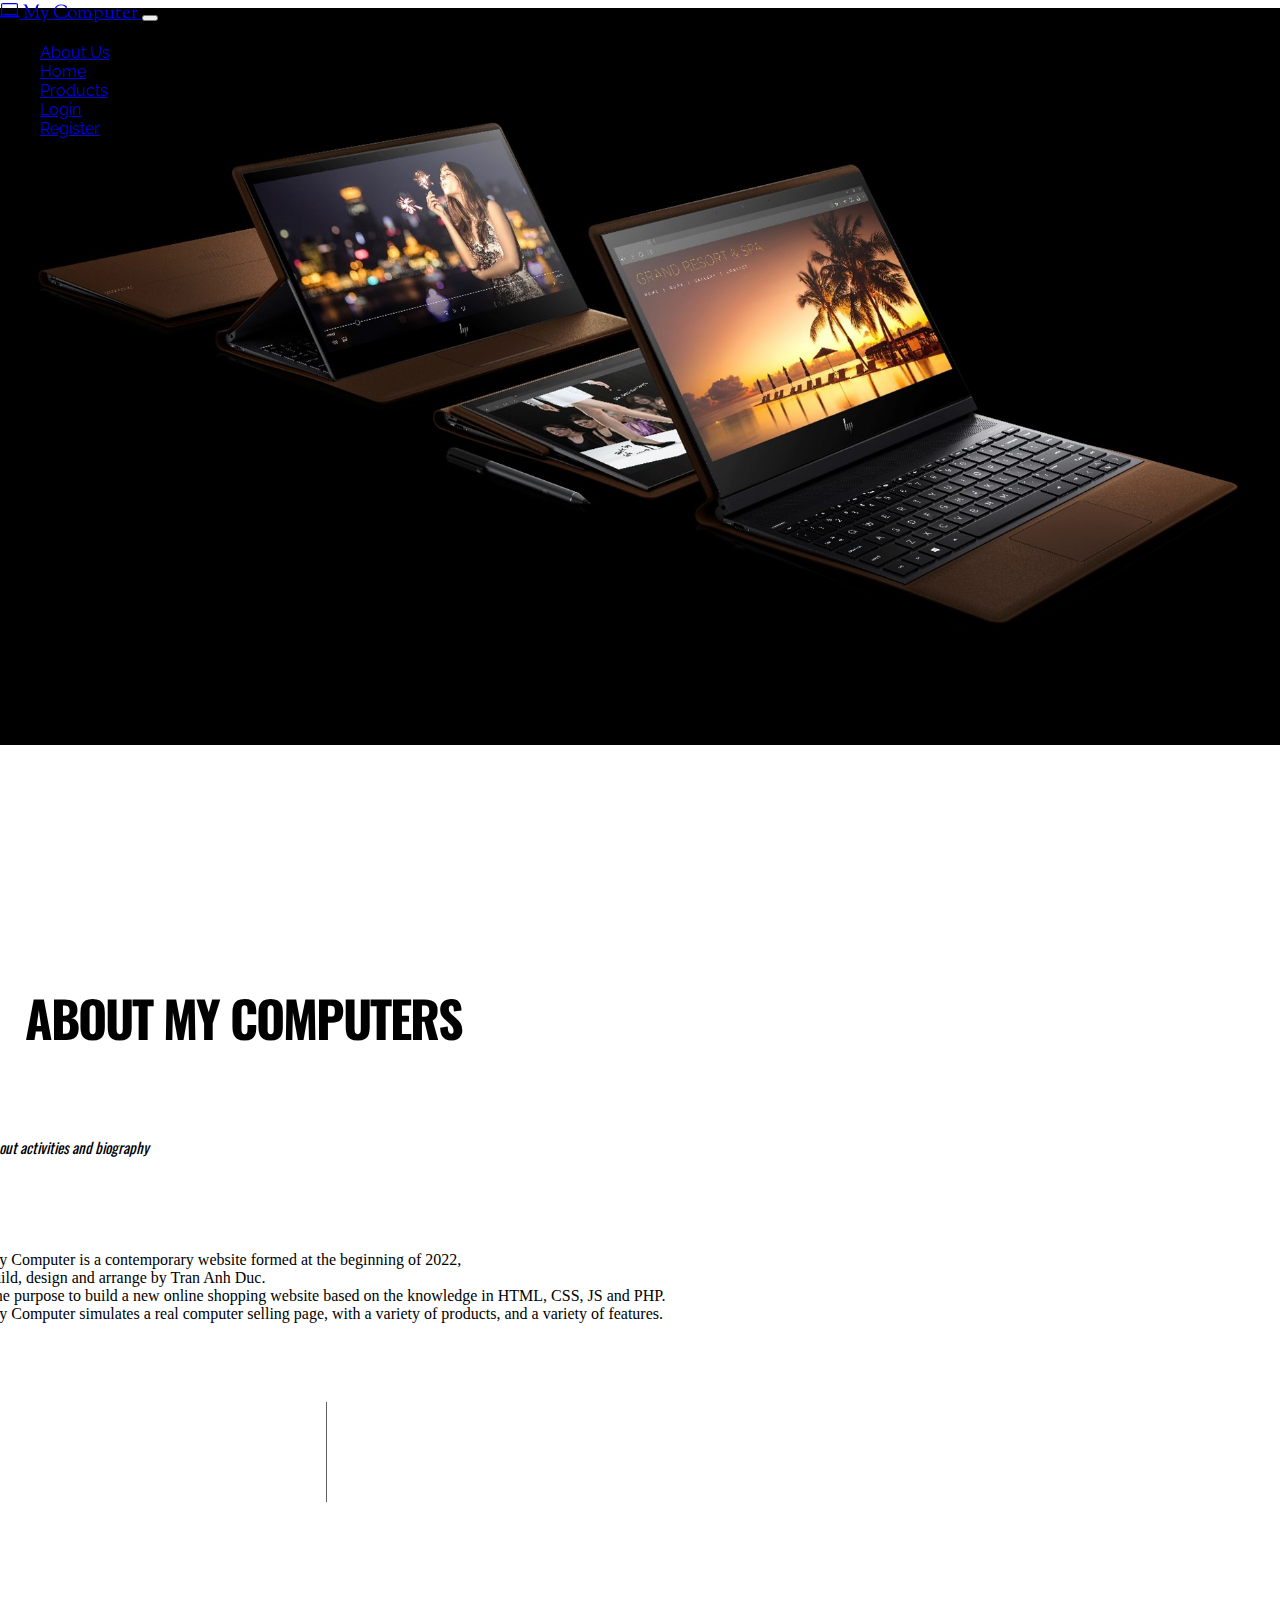
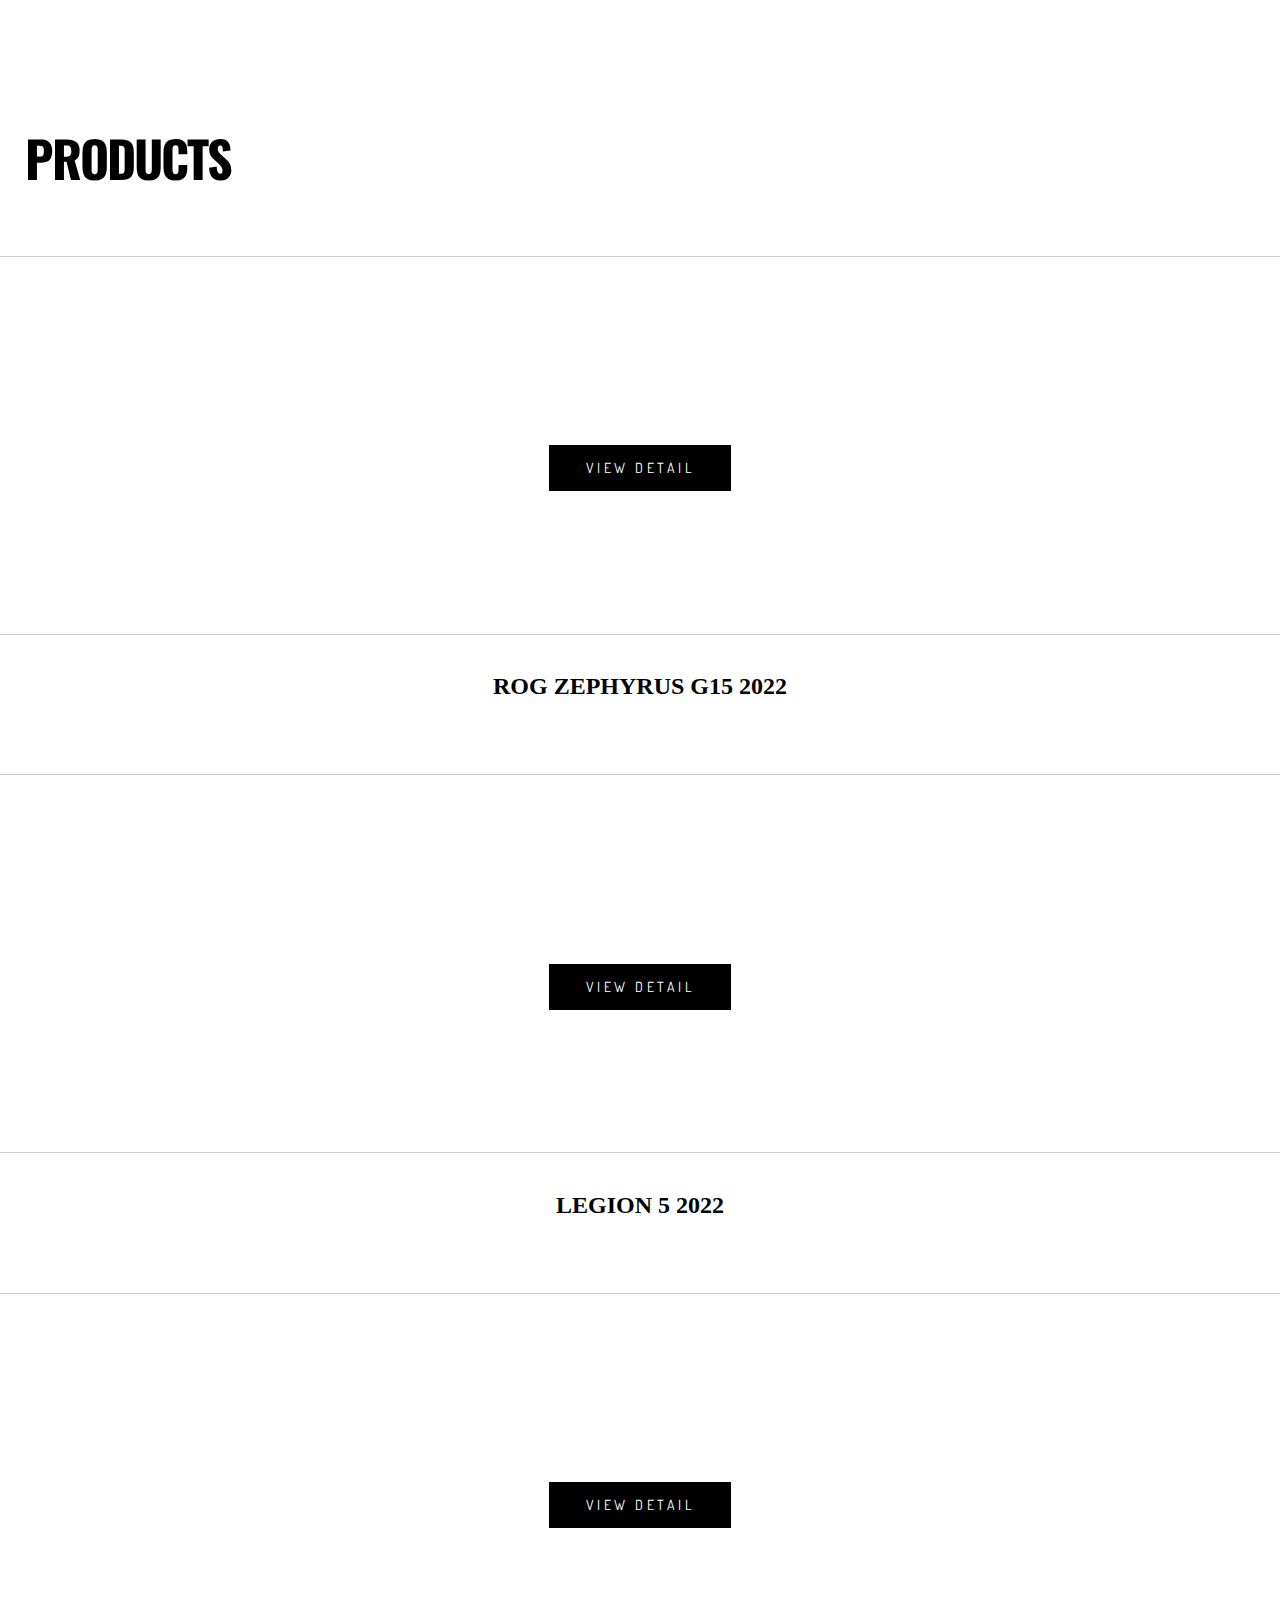
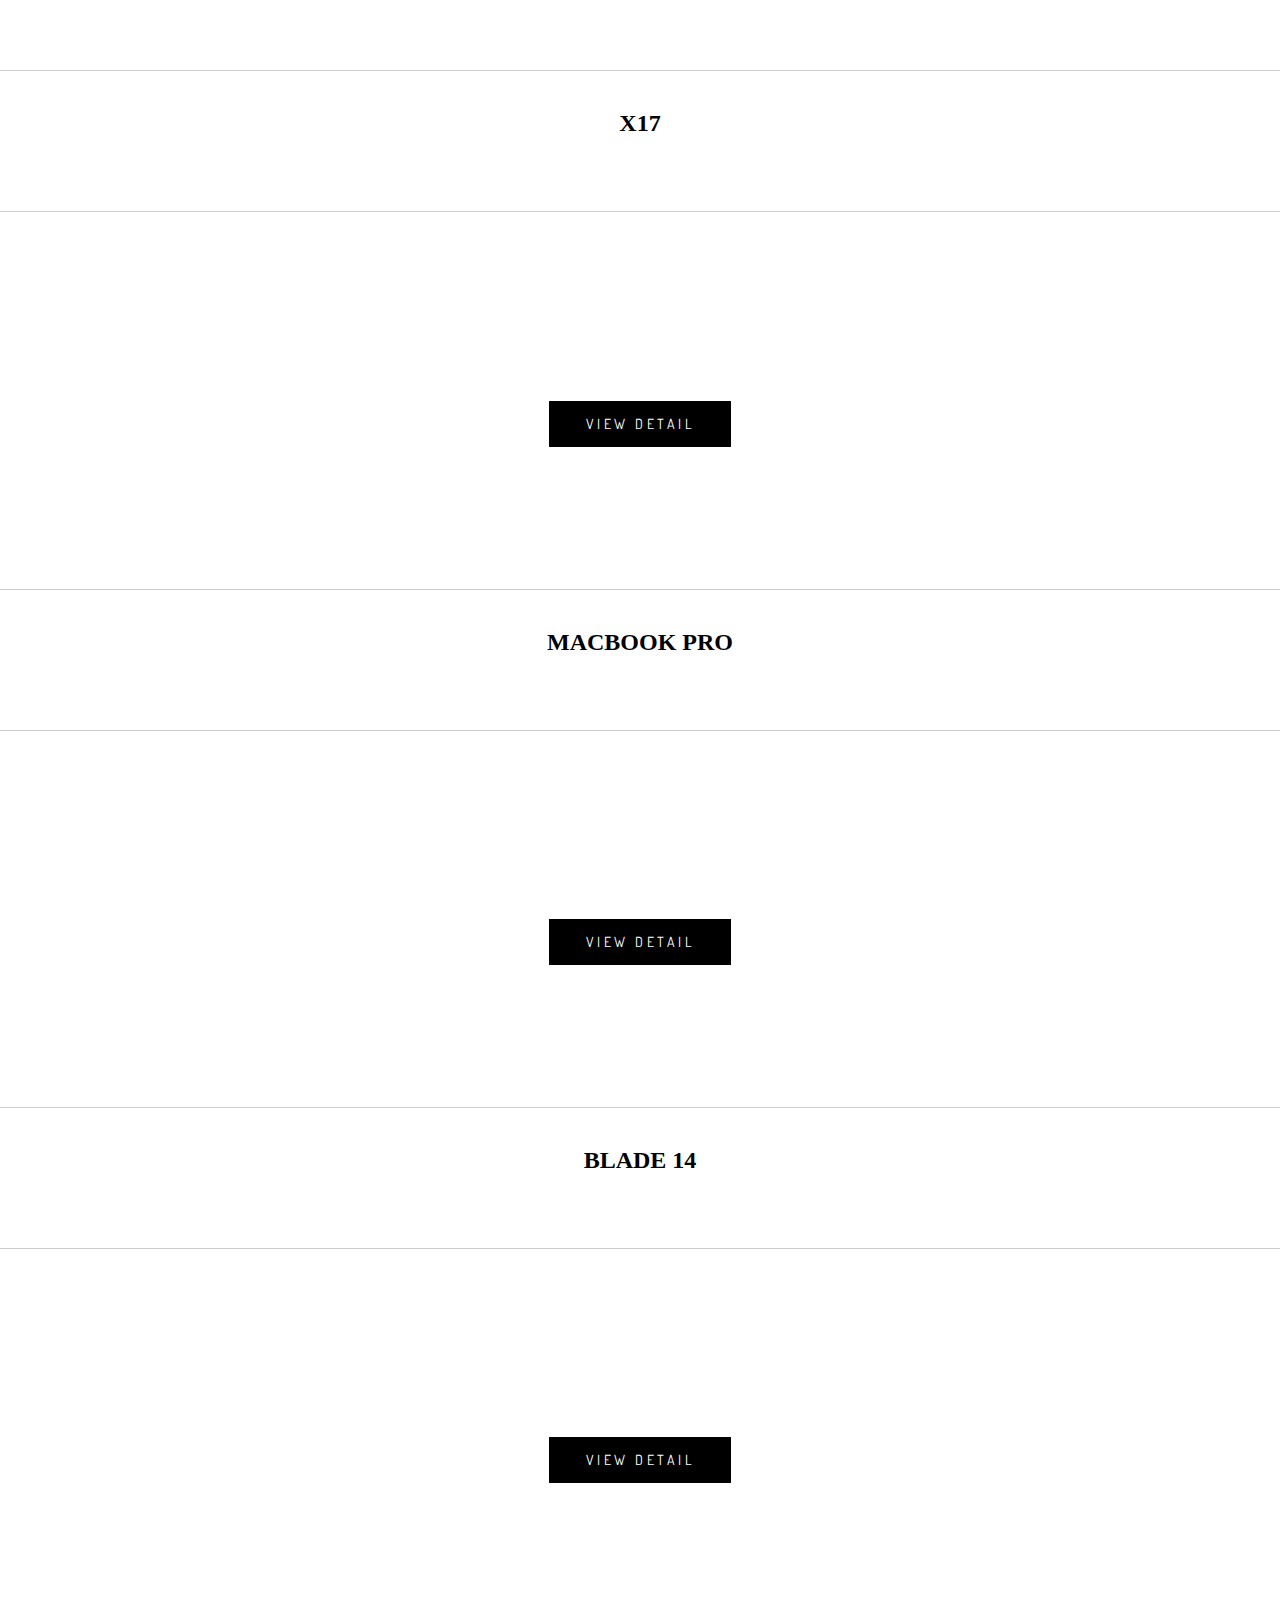
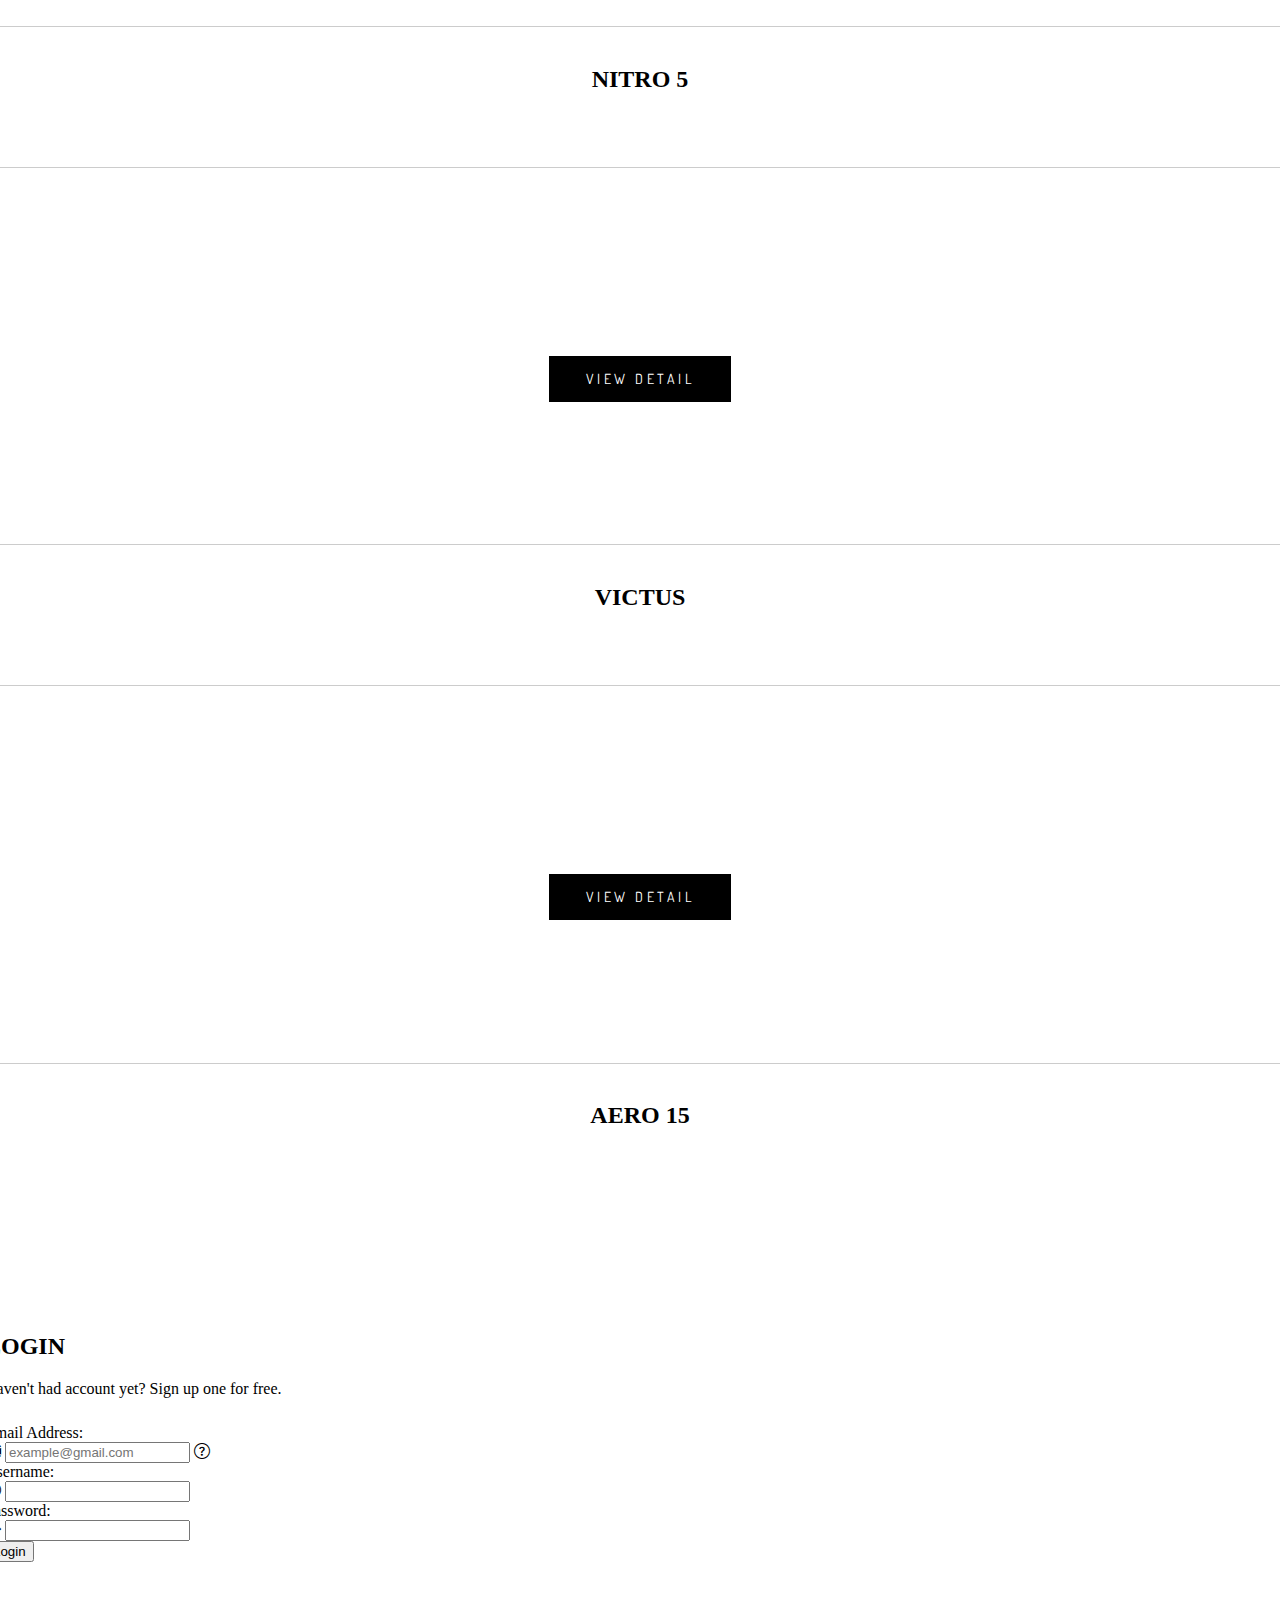
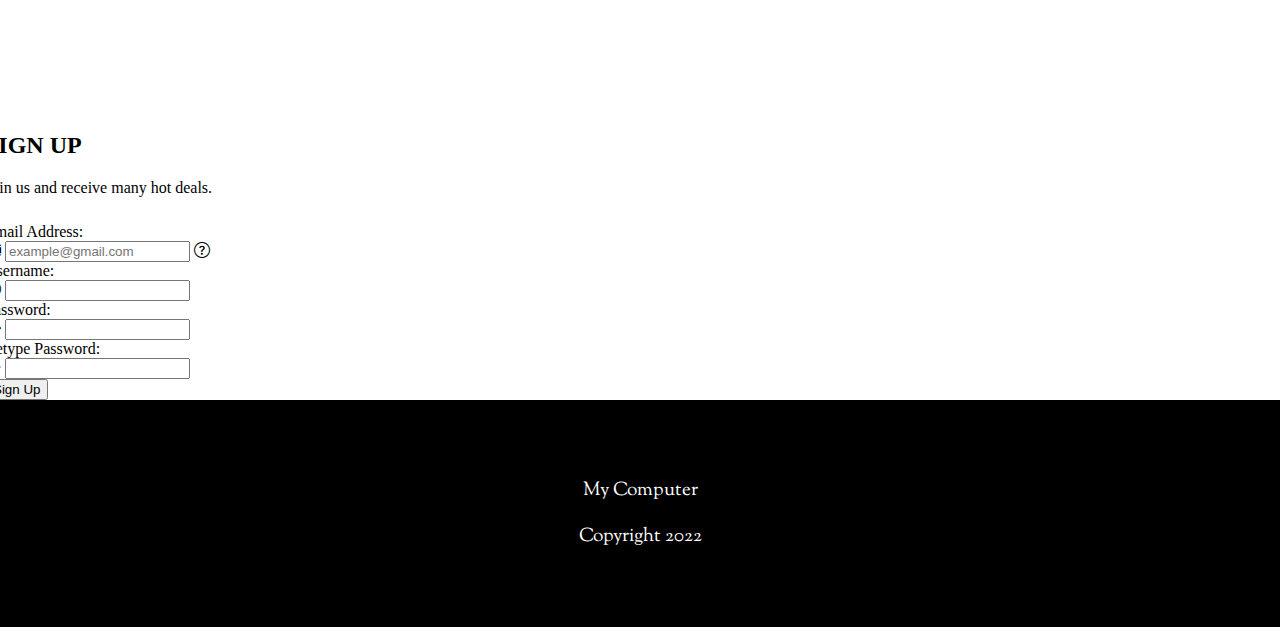
<file: Lab1/index.html>
<!DOCTYPE html>
<html lang="en">
<head>
    <meta charset="UTF-8">
    <meta http-equiv="X-UA-Compatible" content="IE=edge">
    <meta name="viewport" content="width=device-width, initial-scale=1.0">
    <title>MY COMPUTER - OFFICIAL WEBSITE</title>
    <!--Styles-->
    <link rel="stylesheet" href="style.css">
    <!--Bootstrap-->
    <link rel="stylesheet" href="https://cdn.jsdelivr.net/npm/bootstrap-icons@1.5.0/font/bootstrap-icons.css">
    <link rel="stylesheet" href="https://cdn.jsdelivr.net/npm/bootstrap@5.0.1/dist/css/bootstrap.min.css" rel="stylesheet" 
        integrity="sha384-+0n0xVW2eSR5OomGNYDnhzAbDsOXxcvSN1TPprVMTNDbiYZCxYbOOl7+AMvyTG2x" crossorigin="anonymous">
    <!--Google Fonts-->
    <link rel="preconnect" href="https://fonts.googleapis.com">
    <link rel="preconnect" href="https://fonts.gstatic.com" crossorigin>
    <link href="https://fonts.googleapis.com/css2?family=Dosis:wght@200&family=Montserrat&family=Oswald:wght@300&family=Raleway:wght@100&family=Sorts+Mill+Goudy&display=swap" rel="stylesheet">
</head>
<body>
    <!-- navigation start -->
    <nav class="navbar fixed-top navbar-expand-md navbar-dark bg-dark pt-4 pb-4 navbar-bg-switch">
        <!-- container start -->
        <div class="container">
            <!-- logo start -->
            <a class="navbar-brand" href="#home">
                <span class="navbar-logo">
                    <i class="bi bi-laptop"></i>
                    My Computer
                </span>
            </a> <!-- logo end -->
            <!-- button for smaller screen -->
            <button class="navbar-toggler" type="button" data-bs-toggle="collapse" data-bs-target="#main-nav" aria-controls="main-nav" aria-expanded="false" aria-label="Toggle navigation">
                <span class="navbar-toggler-icon"></span>
            </button>
            <!-- navigation items start -->
            <div class="collapse navbar-collapse justify-content-end align-center navbar-links" id="main-nav">
                <ul class="navbar-nav">
                    <li class="nav-item">
                        <a class="nav-link" href="#about">About Us</a>
                    </li>
                    <li class="nav-item">
                        <a class="nav-link" href="#home">Home</a>
                    </li>
                    <li class="nav-item">
                        <a class="nav-link" href="#products">Products</a>
                    </li>
                    <li class="nav-item">
                        <a class="nav-link" href="#login">Login</a>
                    </li>
                    <li class="nav-item">
                        <a class="nav-link" href="#register">Register</a>
                    </li>
                </ul>
            </div> <!-- navigation items end -->
        </div> <!-- container end -->
    </nav> <!-- navigation end -->
    <!-- home start -->
    <section id="home">
        <div class="upper-page">
            <img class= "home-img" src="./assets/home.png" alt="home-img">
        </div>
    </section>
    <!-- home end -->
    <!--section about-->
    <section id="about">
        <!-- container start -->
        <div class="container sections">
            <!-- row start -->
            <div class="row">
                <!-- col start -->
                <div class="col-lg-12 text-center">
                    <h2 class="section-heading">
                        ABOUT MY COMPUTERS
                    </h2>
                    <h3 class="section-subheading section-subheading-about">
                        About activities and biography
                    </h3>
                </div><!-- col end -->
            </div><!-- row end -->
            <!-- row start -->
            <div class="row">
                <!-- col start -->
                <div class="col-lg-12 text-center">
                    <p class="spacer-line-vertical">
                        My Computer is a contemporary website formed at the beginning of 2022, <br>
                        build, design and arrange by Tran Anh Duc.<br>
                        The purpose to build a new online shopping website based on the knowledge in HTML, CSS, JS and PHP.<br>
                        My Computer simulates a real computer selling page, with a variety of products, and a variety of features.<br>
                    </p>
                </div><!-- col end -->
            </div><!-- row end -->
        </div><!-- container end -->
    </section><!-- about end -->
    <!-- products start -->
    <div class="section-margin">
    <section id="products">
        <!-- container start -->
        <div class="container-fluid sections">
            <!-- row start -->
            <div class="row">
                <!-- col start -->
                <div class="col-lg-12 text-center">
                    <h2 class="section-heading">
                        PRODUCTS
                    </h2>
                </div><!-- col end -->
            </div><!-- row end -->

            <!-- row start -->
            <div class="row">
                <div class="move-up">
                    <div class="row">
                        <!-- preview image start -->
                        <div class="col-sm-6 col-md-6 col-lg-4">
                            <div class="image-works">
                                <div class="hover-effect"></div>
                                <div class="icon-works">
                                    <a class="zoom-item" href="https://rog.asus.com/laptops/rog-zephyrus/rog-zephyrus-g15-2022-series/">VIEW DETAIL</a>
                                </div><img class="products-img" alt="Image Preview" src="./assets/1.png">
                                
                            </div>
                            <div class="preview-img-info">
                                <h2>
                                    ROG ZEPHYRUS G15 2022
                                </h2>
                            </div>
                        </div><!-- preview image end -->

                        <!-- preview image start -->
                        <div class="col-sm-6 col-md-6 col-lg-4">
                            <div class="image-works">
                                <div class="hover-effect"></div>
                                <div class="icon-works">
                                    <a class="zoom-item" href="https://www.lenovo.com/vn/vn/laptops/legion/legion-5-series/Lenovo-Legion-5-15ARH05/p/88GMY501444">VIEW DETAIL</a>
                                </div> <img class="products-img" alt="Image Preview" src="./assets/2.png">
                                
                            </div>
                            <div class="preview-img-info">
                                <h2>
                                    LEGION 5 2022
                                </h2>
                            </div>
                        </div><!-- preview image end -->

                        <!-- preview image start -->
                        <div class="col-sm-6 col-md-6 col-lg-4">
                            <div class="image-works">
                                <div class="hover-effect"></div>
                                <div class="icon-works">
                                    <a class="zoom-item" href="https://www.dell.com/en-us/shop/dell-laptops/alienware-x17-gaming-laptop/spd/alienware-x17-r1-laptop" target="_blank">VIEW DETAIL</a>
                                </div><img class="products-img" alt="Image Preview" src="./assets/3.png">
                                
                            </div>
                            <div class="preview-img-info">
                                <h2>
                                    X17
                                </h2>
                            </div>
                        </div><!-- preview image end -->

                        <!-- preview image start -->
                        <div class="col-sm-6 col-md-6 col-lg-4">
                            <div class="image-works">
                                <div class="hover-effect"></div>
                                <div class="icon-works">
                                    <a class="zoom-item" href="https://www.apple.com/macbook-pro/" target="_blank">VIEW DETAIL</a>
                                </div><img class="products-img" alt="Image Preview" src="./assets/5.png">
                                
                            </div>
                            <div class="preview-img-info">
                                <h2>
                                    MACBOOK PRO
                                </h2>
                            </div>
                        </div><!-- preview image end -->

                        <!-- preview image start -->
                        <div class="col-sm-6 col-md-6 col-lg-4">
                            <div class="image-works">
                                <div class="hover-effect"></div>
                                <div class="icon-works">
                                    <a class="zoom-item" href="https://www.razer.com/gaming-laptops/razer-blade-14" target="_blank">VIEW DETAIL</a>
                                </div><img class="products-img" alt="Image Preview" src="./assets/8.png">
                                
                            </div>
                            <div class="preview-img-info">
                                <h2>
                                    BLADE 14
                                </h2>
                            </div>
                        </div><!-- preview image end -->

                        <!-- preview image start -->
                        <div class="col-sm-6 col-md-6 col-lg-4">
                            <div class="image-works">
                                <div class="hover-effect"></div>
                                <div class="icon-works">
                                    <a class="zoom-item" href="https://www.acervietnam.com.vn/gaming/nitro-5" target="_blank">VIEW DETAIL</a>
                                </div><img class="products-img" alt="Image Preview" src="./assets/4.png">
                                
                            </div>
                            <div class="preview-img-info">
                                <h2>
                                    NITRO 5
                                </h2>
                            </div>
                        </div><!-- preview image end -->


                        <!-- preview image start -->
                        <div class="col-sm-6 col-md-6 col-lg-4">
                            <div class="image-works">
                                <div class="hover-effect"></div>
                                <div class="icon-works">
                                    <a class="zoom-item" href="https://www.hp.com/vn-vi/gaming/laptops/2021-victus-16-1-amd.html" target="_blank">VIEW DETAIL</a>
                                </div><img class="products-img" alt="Image Preview" src="./assets/6.png">
                                
                            </div>
                            <div class="preview-img-info">
                                <h2>
                                    VICTUS
                                </h2>
                            </div>
                        </div><!-- preview image end -->

                        <!-- preview image start -->
                        <div class="col-sm-6 col-md-6 col-lg-4">
                            <div class="image-works">
                                <div class="hover-effect"></div>
                                <div class="icon-works">
                                    <a class="zoom-item" href="https://www.gigabyte.com/Laptop/AERO-15-OLED--Intel-11th-Gen" target="_blank">VIEW DETAIL</a>
                                </div><img class="products-img" alt="Image Preview" src="./assets/7.png">
                                
                            </div>
                            <div class="preview-img-info">
                                <h2>
                                    AERO 15
                                </h2>
                            </div>
                        </div><!-- preview image end -->
                    </div>
                </div>
            </div><!-- row end -->
        </div><!-- container end -->
    </section><!-- products end -->
    </div>
    <!-- login start -->
    <section id="login">
        <!-- login container start -->
        <div class = "container-lg"> 
            <div class = "text-center">
                <h2>LOGIN</h2>
                <p class="lead">Haven't had account yet? Sign up one for free.</p>
            </div>
            <!-- main login start -->
            <div class="row justify-content-center my-5">
                <div class="col-lg-6">
                    <form>
                        <label for="email" class="form-label">Email Address: </label>
                        <div class="input-group mb-4">
                            <span class="input-group-text">
                                <i class="bi bi-envelope-fill text-secondary"></i>
                            </span>
                            <input type="text" id="username" class="form-control" placeholder="example@gmail.com">
                            <span class="input-group-text">
                                <span class="tt" data-bs-placement="bottom" title = "Enter an email which we can reply to.">
                                    <i class="bi bi-question-circle text-muted"></i>
                                </span>
                            </span>
                        </div>
                        <label for="username" class="form-label">Username: </label>
                        <div class="input-group mb-4">
                            <span class="input-group-text">
                                <i class="bi bi-person-circle text-secondary"></i>
                            </span>
                            <input type="text" id="username" class="form-control" placeholder="">
                        </div>
                        <label for="password" class="form-label">Password: </label>
                        <div class="input-group mb-4">
                            <span class="input-group-text">
                                <i class="bi bi-key text-secondary"></i>
                            </span>
                            <input type="password" id="password" class="form-control" placeholder="">
                        </div>
                        <div class="mb-4 text-center">
                            <button type="submit" class="btn btn-secondary">Login</button>
                        </div>
                    </form>
                </div>
            </div> <!-- main login end -->
        </div> <!-- login container end -->
    </section> <!-- login end -->

    <!-- register start -->
    <section id="register">
        <!-- register container start -->
        <div class = "container-lg"> 
            <div class = "text-center">
                <h2>SIGN UP</h2>
                <p class="lead">Join us and receive many hot deals.</p>
            </div>
            <!-- main register start -->
            <div class="row justify-content-center my-5">
                <div class="col-lg-6">
                    <form>
                        <label for="email" class="form-label">Email Address: </label>
                        <div class="input-group mb-4">
                            <span class="input-group-text">
                                <i class="bi bi-envelope-fill text-secondary"></i>
                            </span>
                            <input type="text" id="username" class="form-control" placeholder="example@gmail.com">
                            <span class="input-group-text">
                                <span class="tt" data-bs-placement="bottom" title = "Enter an email which we can reply to.">
                                    <i class="bi bi-question-circle text-muted"></i>
                                </span>
                            </span>
                        </div>
                        <label for="username" class="form-label">Username: </label>
                        <div class="input-group mb-4">
                            <span class="input-group-text">
                                <i class="bi bi-person-circle text-secondary"></i>
                            </span>
                            <input type="text" id="username" class="form-control" placeholder="">
                        </div>
                        <label for="password" class="form-label">Password: </label>
                        <div class="input-group mb-4">
                            <span class="input-group-text">
                                <i class="bi bi-key text-secondary"></i>
                            </span>
                            <input type="password" id="password" class="form-control" placeholder="">
                        </div>
                        <label for="re-password" class="form-label">Retype Password: </label>
                        <div class="input-group mb-4">
                            <span class="input-group-text">
                                <i class="bi bi-key-fill text-secondary"></i>
                            </span>
                            <input type="re-password" id="password" class="form-control" placeholder="">
                        </div>
                        <div class="mb-4 text-center">
                            <button type="submit" class="btn btn-secondary">Sign Up</button>
                        </div>
                    </form>
                </div>
            </div> <!-- main register end -->
        </div> <!-- register container end -->
    </section> <!-- register end -->
    </div>
    <!-- footer start -->
    <footer>
        <p>My Computer</p>
        <p>Copyright 2022</p>
    </footer> <!-- footer end -->
    <!--Bootstrap JS-->
    <script src="https://cdn.jsdelivr.net/npm/bootstrap@5.0.1/dist/js/bootstrap.bundle.min.js" 
    integrity="sha384-gtEjrD/SeCtmISkJkNUaaKMoLD0//ElJ19smozuHV6z3Iehds+3Ulb9Bn9Plx0x4" crossorigin="anonymous"></script>
</body>
</html>
</file>
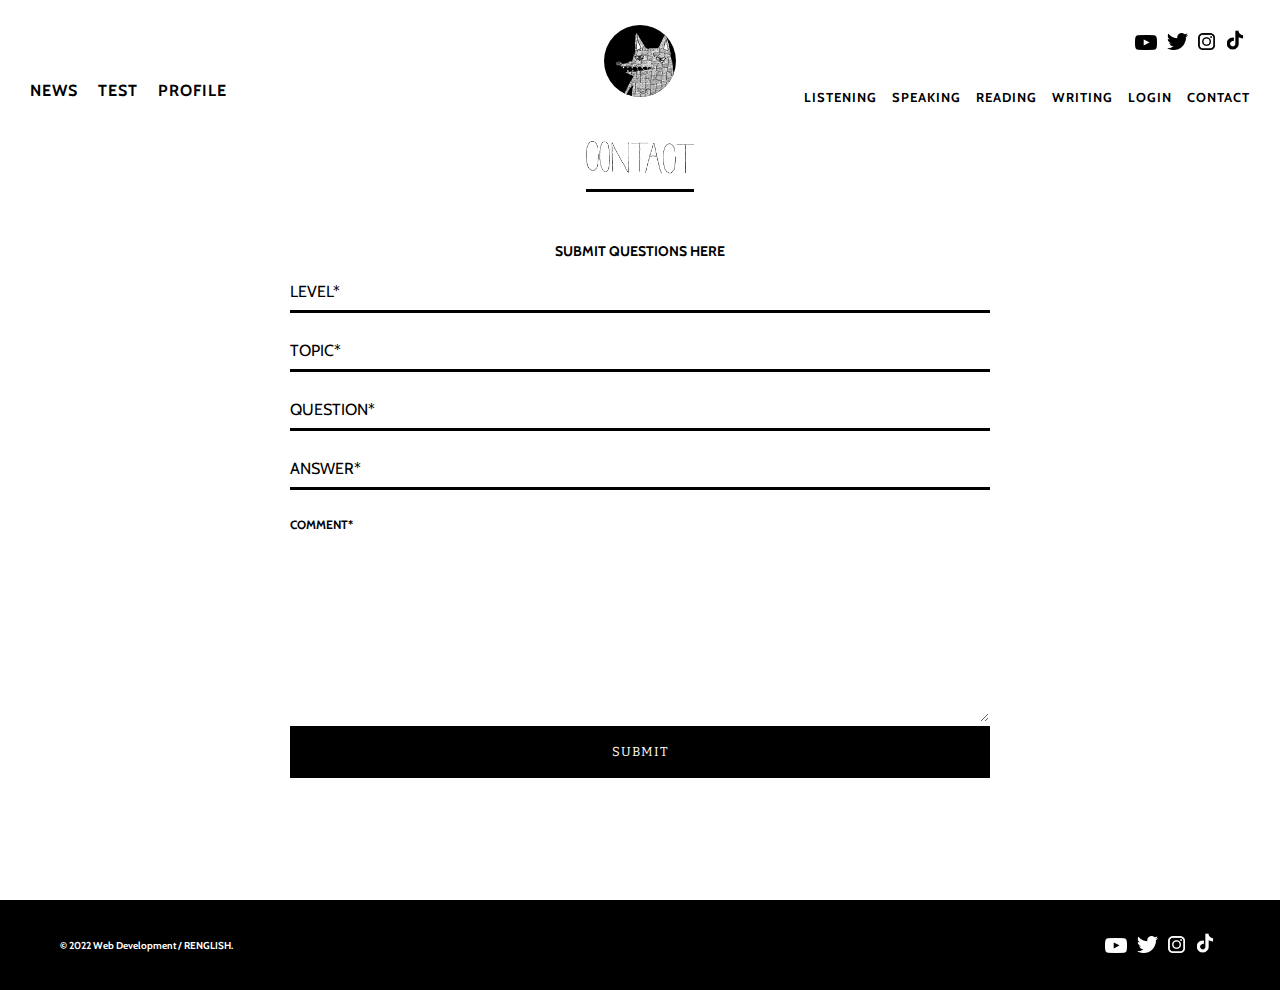
<file: Assignment_Web/contact.html>
<!DOCTYPE html>
<html lang="en">

<head>
    <meta charset="utf-8">
    <meta name="viewport" content="width=device-width , minimum-scale=1, maximum-scale=1">
    <meta http-equiv="content-language" content="ja">
    <meta name="google" content="notranslate">
    <meta name="robots" content="noindex,follow" />
    <!-- css -->
    <link rel="stylesheet" href="styles.css">
    <!-- Google Fonts and Plugins -->
    <link href='//fonts.googleapis.com/css?family=Cabin:400,600,600italic|Bitter:400,400italic' rel='stylesheet'>
    <script src="https://ajax.googleapis.com/ajax/libs/jquery/3.6.0/jquery.min.js"></script>
    <!-- js -->
    <script src="common.js"></script>
    <title>CONTACT | RENGLISH</title>
</head>

<body>

    <div class="all">
        <!-- header start -->
        <header>
            <div class="header">
                <ul class="nav_left nav cf">
                    <li><a class="p" href="news.html">NEWS</a></li>
                    <li><a class="p" href="game.php">TEST</a></li>
                    <li><a class="p" href="profile.html">PROFILE</a></li>
                </ul>
                <div class="rand_wrap_fix">
                    <a href="index.php"
                        class="p rand_body rand_body_show rand_body_float"><span class="rand_img"><img
                                src="img/Monsters1.png"
                                alt="" width="83" class="image"></span>
                    </a>
                </div>
                <div class="rand_wrap_bk"></div>
                <div class="header_logo">
                    <h1 class="logo"><a class="p" href="news.html"></a></h1>
                </div>
                <ul class="nav_right nav cf">
                    <li><a class="p" href="contact.html">CONTACT</a></li>
                    <li><a class="p" href="login.php">LOGIN</a></li>
                    <li><a class="p" href="https://hemingwayapp.com/">WRITING</a></li>
                    <li><a class="p" href="https://learnenglish.britishcouncil.org/business-english/business-magazine">READING</a></li>
                    <li><a class="p" href="https://www.free4talk.com/">SPEAKING</a></li>
                    <li><a class="p" href="https://www.esl-lab.com/">LISTENING</a></li>
                </ul>
                <div class="sns_body">
                    <ul class="sns">
                        <li><a target="_blank" href="https://www.youtube.com/"><img
                                    src="img/youtube_black.png"
                                    alt="Youtube" width="22"></a></li>
                        <li><a target="_blank" href="https://twitter.com/"><img
                                    src="img/twitter_black.png"
                                    alt="Twitter" width="21"></a></li>
                        <li><a target="_blank" href="https://www.instagram.com/"><img
                                    src="img/instagram_black.png"
                                    alt="Instagram" width="17"></a></li>
                        <li><a target="_blank" href="https://www.tiktok.com/"><img
                                    src="img/tiktok_black.png"
                                    alt="Tiktok" width="20"></a></li>
                    </ul>
                </div>
            </div>
        </header> <!-- header end -->
        <div id="loadbody">
            <section>
                <div class="single single_news">
                    <header>
                        <div class="single_header">
                            <h1><img src="img/contact.png"
                                    alt="NEWS" width="144"></h1>
                        </div>
                    </header>
                    <div class="single_body single_narrow">
                        <div class="single_contact_section">
                            <h2 class="single_contact_title">SUBMIT QUESTIONS HERE</h2>
                            <div class="single_body_contact">
                                <div>
                                    <form name="" action="" method="post">
                                        </label><label class="table contact_line">
                                            <div class="td contact_h">LEVEL<span>*</span></div>
                                            <div class="td contact_txt"><span><input type="text"
                                                        name="level" value="" size="40"
                                                       /></span></div>
                                        </label><label class="table contact_line">
                                            <div class="td contact_h">TOPIC<span>*</span></div>
                                            <div class="td contact_txt"><span><input type="text"
                                                        name="topic" value="" size="40"
                                                        /></span></div>
                                        </label><label class="table contact_line">
                                            <div class="td contact_h">QUESTION<span>*</span></div>
                                            <div class="td contact_txt"><span><input type="text"
                                                        name="question" value="" size="40"
                                                        /></span></div>
                                        </label><label class="table contact_line">
                                            <div class="td contact_h">ANSWER<span>*</span></div>
                                            <div class="td contact_txt"><span><input type="text"
                                                        name="answer" value="" size="40"
                                                        /></span></div>
                                        </label>
                                        <div class="contact_txtarea">
                                            <p>COMMENT<span>*</span></p><span><textarea
                                                    name="comment" cols="40" rows="10"
                                                    ></textarea></span>
                                        </div>
                                        <div><input type="submit" value="SUBMIT" />
                                        </div>
                                    </form>
                                </div>
                            </div>
                        </div>
                    </div>
                </div>
            </section>
        </div>
        <footer>
            <div class="footer">
                <div class="table">
                    <div class="td">
                        <address>&copy; 2022 Web Development / RENGLISH.</address>
                    </div>
                    <div class="td">
                        <ul class="sns">
                            <li><a target="_blank" href="https://www.youtube.com/"><img
                                        src="img/white_youtube.png"
                                        alt="Youtube" width="22"></a></li>
                            <li><a target="_blank" href="https://twitter.com/"><img
                                        src="img/white_twitter.png"
                                        alt="Twitter" width="21"></a></li>
                            <li><a target="_blank" href="https://www.instagram.com/"><img
                                        src="img/white_instagram.png"
                                        alt="Instagram" width="17"></a></li>
                            <li><a target="_blank" href="https://www.tiktok.com/"><img
                                        src="img/white_tiktok.png"
                                        alt="Tiktok" width="20"></a></li>
                        </ul>
                    </div>
                </div>
            </div>
        </footer>
    </div>
    <div class="toggle sp">
        <div><span class="tg_1"></span><span class="tg_2"></span><span class="tg_3"></span></div>
    </div>
    <div class="sp spnav">
        <ul>
            <li><a class="p" href="index.php">HOME</a></li>
            <li><a class="p" href="news.html">NEWS</a></li>
            <li><a class="p" href="game.php">TEST</a></li>
            <li><a class="p" href="profile.html">PROFILE</a></li>
            <li><a class="p" href="https://hemingwayapp.com/">WRITING</a></li>
            <li><a class="p" href="https://learnenglish.britishcouncil.org/business-english/business-magazine">READING</a></li>
            <li><a class="p" href="https://www.free4talk.com/">SPEAKING</a></li>
            <li><a class="p" href="https://www.esl-lab.com/">LISTENING</a></li>
            <li><a class="p" href="login.php">LOGIN</a></li>
            <li><a class="p" href="contact.html">CONTACT</a></li>
            <li class="spnav_sns">
                <ul>
                    <li><a target="_blank" href="https://www.youtube.com/"><img
                                src="img/white_youtube.png"
                                alt="Youtube" width="22"></a></li>
                    <li><a target="_blank" href="https://twitter.com/"><img
                                src="img/white_twitter.png"
                                alt="Twitter" width="21"></a></li>
                    <li><a target="_blank" href="https://www.instagram.com/"><img
                                src="img/white_instagram.png"
                                alt="Instagram" width="17"></a></li>
                    <li><a target="_blank" href="https://www.tiktok.com/"><img
                                src="img/white_tiktok.png"
                                alt="Tiktok" width="20"></a></li>
                </ul>
            </li>
        </ul>
    </div>
</body>
</html>
</file>
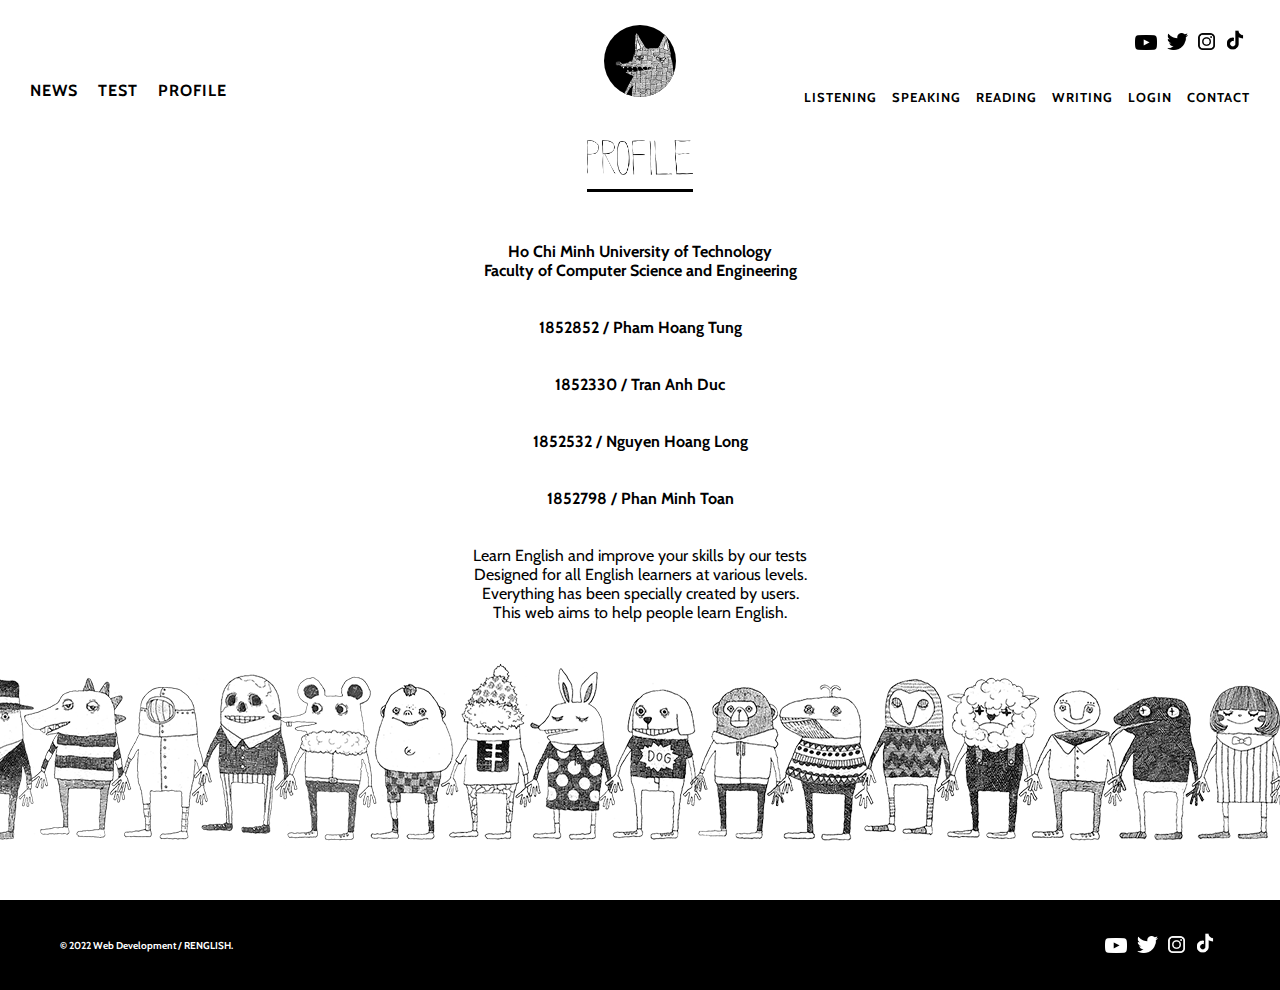
<file: Assignment_Web/credit.html>
<!DOCTYPE html>
<html lang="en">

<head>
    <meta charset="utf-8">
    <meta name="viewport" content="width=device-width , minimum-scale=1, maximum-scale=1">
    <meta http-equiv="content-language" content="ja">
    <meta name="google" content="notranslate">
    <meta name="robots" content="noindex,follow" />
    <!-- css -->
    <link rel="stylesheet" href="styles.css">
    <!-- Google Fonts and Plugins -->
    <link href='//fonts.googleapis.com/css?family=Cabin:400,600,600italic|Bitter:400,400italic' rel='stylesheet'>
    <script src="https://ajax.googleapis.com/ajax/libs/jquery/3.6.0/jquery.min.js"></script>
    <!-- js -->
    <script src="common.js"></script>
    <title> PROFILE | RENGLISH</title>
</head>

<body>

    <div class="all">
        <!-- header start -->
        <header>
            <div class="header">
                <ul class="nav_left nav cf">
                    <li><a class="p" href="news.html">NEWS</a></li>
                    <li><a class="p" href="game.php">TEST</a></li>
                    <li><a class="p" href="profile.html">PROFILE</a></li>
                </ul>
                <div class="rand_wrap_fix">
                    <a href="index.php" class="p rand_body rand_body_show rand_body_float"><span class="rand_img"><img
                                src="img/Monsters1.png"
                                alt="" width="83" class="image"></span>
                    </a>
                </div>
                <div class="rand_wrap_bk"></div>
                <div class="header_logo">
                    <h1 class="logo"><a class="p" href="profile.html"></a></h1>
                </div>
                <ul class="nav_right nav cf">
                    <li><a class="p" href="contact.html">CONTACT</a></li>
                    <li><a class="p" href="login.php">LOGIN</a></li>
                    <li><a class="p" href="https://hemingwayapp.com/">WRITING</a></li>
                    <li><a class="p" href="https://learnenglish.britishcouncil.org/business-english/business-magazine">READING</a></li>
                    <li><a class="p" href="https://www.free4talk.com/">SPEAKING</a></li>
                    <li><a class="p" href="https://www.esl-lab.com/">LISTENING</a></li>
                </ul>
                <div class="sns_body">
                    <ul class="sns">
                        <li><a target="_blank" href="https://www.youtube.com/"><img
                                    src="img/youtube_black.png"
                                    alt="Youtube" width="22"></a></li>
                        <li><a target="_blank" href="https://twitter.com/"><img
                                    src="img/twitter_black.png"
                                    alt="Twitter" width="21"></a></li>
                        <li><a target="_blank" href="https://www.instagram.com/"><img
                                    src="img/instagram_black.png"
                                    alt="Instagram" width="17"></a></li>
                        <li><a target="_blank" href="https://www.tiktok.com/"><img
                                    src="img/tiktok_black.png"
                                    alt="Tiktok" width="20"></a></li>
                    </ul>
                </div>
            </div>
        </header> <!-- header end -->
        <div id="loadbody">
            <section>
                <div class="single single_news">
                    <header>
                        <div class="single_header">
                            <h1><img src="img/profile.png"
                                    alt="NEWS" width="144"></h1>
                        </div>
                    </header>
                    <div class="single_body">
                        <p style="text-align: center">
                            <strong>Ho Chi Minh University of Technology</strong><br/><strong>
                                    Faculty of Computer Science and Engineering
                            </strong>
                        </p>
                        <br></br>
                        <p style="text-align: center">
                            <strong>
                                    1852852 / Pham Hoang Tung
                            </strong>
                        </p>
                        <br></br>
                        <p style="text-align: center">
                            <strong>
                                    1852330 / Tran Anh Duc
                            </strong>
                        </p>
                        <br></br>
                        <p style="text-align: center">
                            <strong>
                                    1852532 / Nguyen Hoang Long
                            </strong>
                        </p>
                        <br></br>
                        <p style="text-align: center">
                            <strong>
                                    1852798 / Phan Minh Toan
                            </strong>
                        </p>
                        <br></br>
                        <p style="text-align: center">
                            Learn English and improve your skills by our tests
                        </p>
                        <p style="text-align: center">
                            Designed for all English learners at various levels.
                        </p>
                        <p style="text-align: center">
                            Everything has been specially created by users.
                        </p>
                        <p style="text-align: center">
                            This web aims to help people learn English.
                        </p>
                        <br></br>
                        <img src="img/Monster_scroll.png" alt="">
                    </div>
                </div>
            </section>
        </div>
        <footer>
            <div class="footer">
                <div class="table">
                    <div class="td">
                        <address>&copy; 2022 Web Development / RENGLISH.</address>
                    </div>
                    <div class="td">
                        <ul class="sns">
                            <li><a target="_blank" href="https://www.youtube.com/"><img
                                        src="img/white_youtube.png"
                                        alt="Youtube" width="22"></a></li>
                            <li><a target="_blank" href="https://twitter.com/"><img
                                        src="img/white_twitter.png"
                                        alt="Twitter" width="21"></a></li>
                            <li><a target="_blank" href="https://www.instagram.com/"><img
                                        src="img/white_instagram.png"
                                        alt="Instagram" width="17"></a></li>
                            <li><a target="_blank" href="https://www.tiktok.com/"><img
                                        src="img/white_tiktok.png"
                                        alt="Tiktok" width="20"></a></li>
                        </ul>
                    </div>
                </div>
            </div>
        </footer>
    </div>
    <div class="toggle sp">
        <div><span class="tg_1"></span><span class="tg_2"></span><span class="tg_3"></span></div>
    </div>
    <div class="sp spnav">
        <ul>
            <li><a class="p" href="index.php">HOME</a></li>
            <li><a class="p" href="news.html">NEWS</a></li>
            <li><a class="p" href="game.php">TEST</a></li>
            <li><a class="p" href="profile.html">PROFILE</a></li>
            <li><a class="p" href="https://hemingwayapp.com/">WRITING</a></li>
            <li><a class="p" href="https://learnenglish.britishcouncil.org/business-english/business-magazine">READING</a></li>
            <li><a class="p" href="https://www.free4talk.com/">SPEAKING</a></li>
            <li><a class="p" href="https://www.esl-lab.com/">LISTENING</a></li>
            <li><a class="p" href="login.php">LOGIN</a></li>
            <li><a class="p" href="contact.html">CONTACT</a></li>
            <li class="spnav_sns">
                <ul>
                    <li><a target="_blank" href="https://www.youtube.com/"><img
                                src="img/white_youtube.png"
                                alt="Youtube" width="22"></a></li>
                    <li><a target="_blank" href="https://twitter.com/"><img
                                src="img/white_twitter.png"
                                alt="Twitter" width="21"></a></li>
                    <li><a target="_blank" href="https://www.instagram.com/"><img
                                src="img/white_instagram.png"
                                alt="Instagram" width="17"></a></li>
                    <li><a target="_blank" href="https://www.tiktok.com/"><img
                                src="img/white_tiktok.png"
                                alt="Tiktok" width="20"></a></li>
                </ul>
            </li>
        </ul>
    </div>
</body>
</html>
</file>
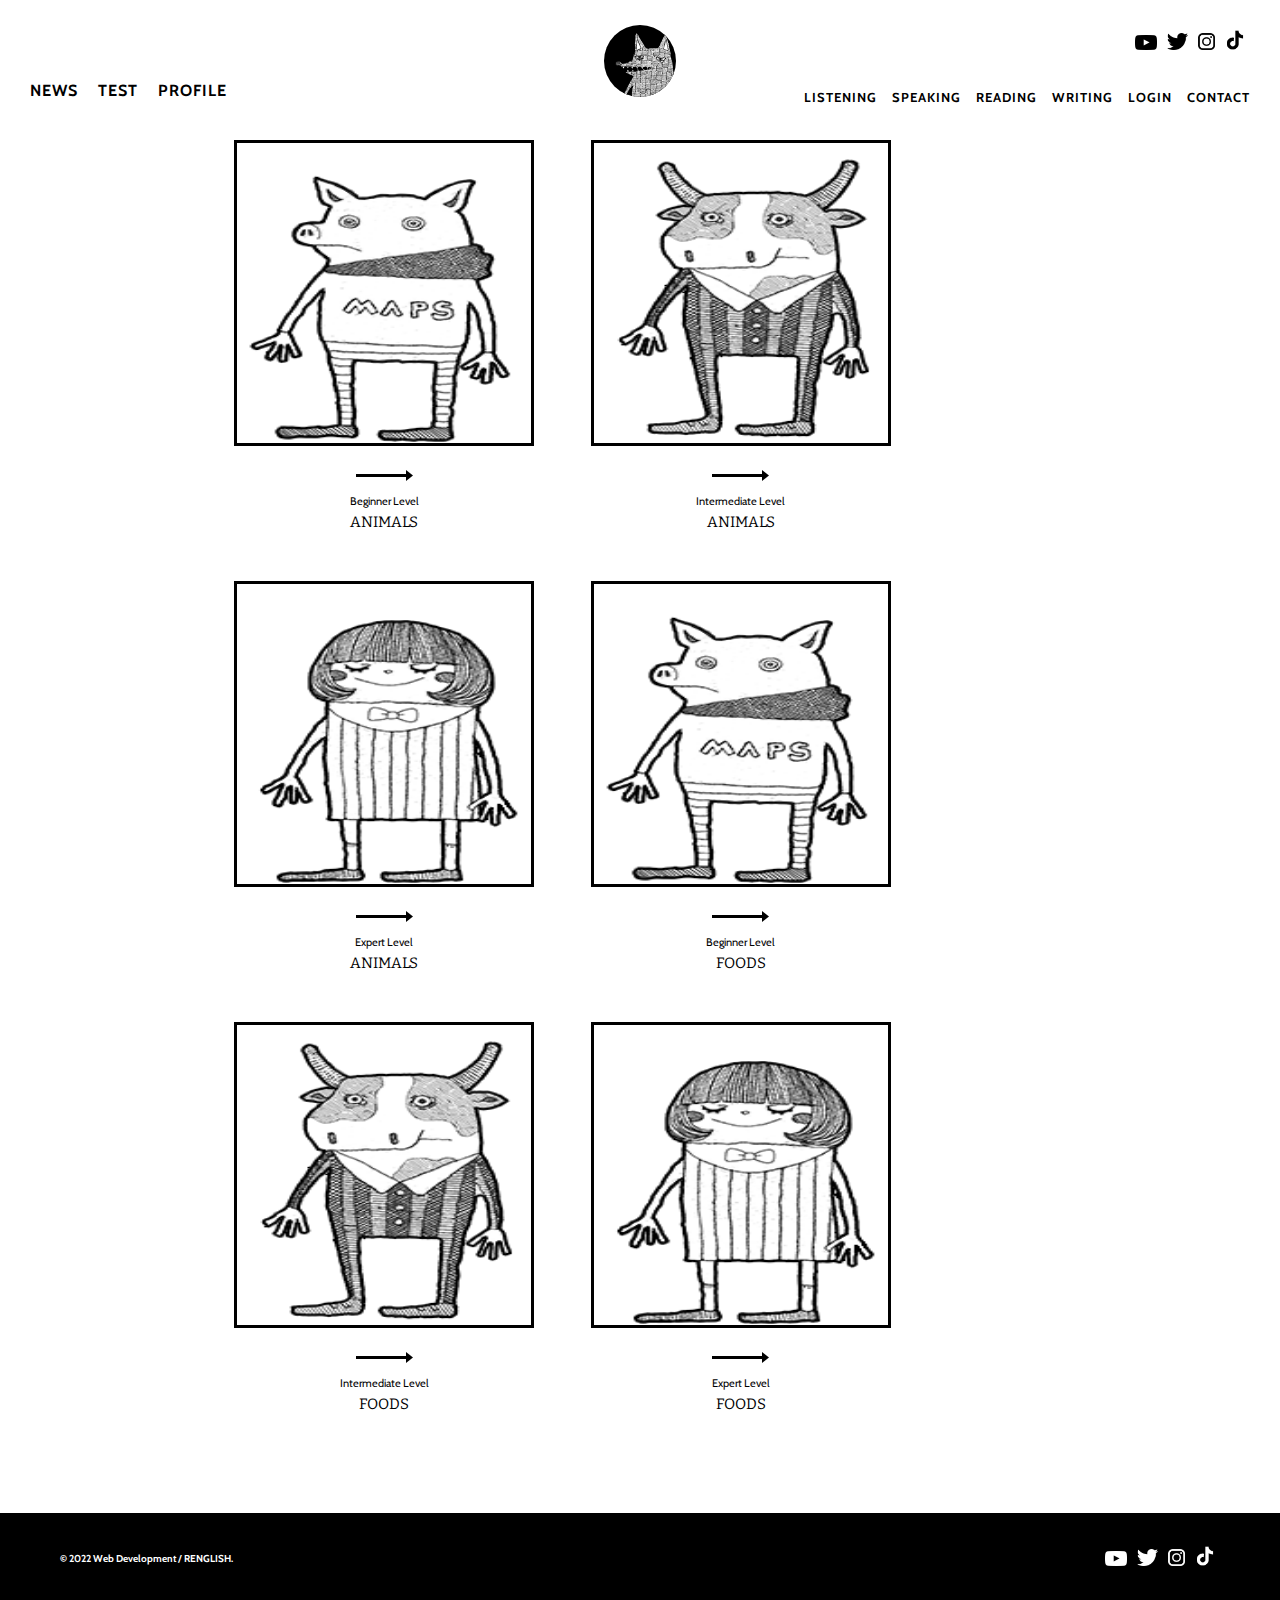
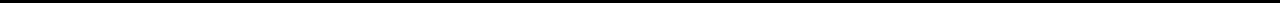
<file: Assignment_Web/game.html>
<!DOCTYPE html>
<html lang="en">

<head>
    <meta charset="utf-8">
    <meta name="viewport" content="width=device-width , minimum-scale=1, maximum-scale=1">
    <meta http-equiv="content-language" content="ja">
    <meta name="google" content="notranslate">
    <meta name="robots" content="noindex,follow" />
    <!-- css -->
    <link rel="stylesheet" href="styles.css">
    <!-- Google Fonts and Plugins -->
    <link href='//fonts.googleapis.com/css?family=Cabin:400,600,600italic|Bitter:400,400italic' rel='stylesheet'>
    <script src="https://ajax.googleapis.com/ajax/libs/jquery/3.6.0/jquery.min.js"></script>
    <!-- js -->
    <script src="common.js"></script>
    <title> GAME | RENGLISH</title>
</head>

<body>

    <div class="all">
        <!-- header start -->
        <header>
            <div class="header">
                <ul class="nav_left nav cf">
                    <li><a class="p" href="news.html">NEWS</a></li>
                    <li><a class="p" href="game.html">TEST</a></li>
                    <li><a class="p" href="profile.html">PROFILE</a></li>
                </ul>
                <div class="rand_wrap_fix">
                    <a href="index.php"
                        class="p rand_body rand_body_show rand_body_float"><span class="rand_img"><img
                                src="img/Monsters1.png"
                                alt="" width="83" class="image"></span>
                    </a>
                </div>
                <div class="rand_wrap_bk"></div>
                <div class="header_logo">
                    <h1 class="logo"><a class="p" href="news.html"></a></h1>
                </div>
                <ul class="nav_right nav cf">
                    <li><a class="p" href="contact.html">CONTACT</a></li>
                    <li><a class="p" href="login.php">LOGIN</a></li>
                    <li><a class="p" href="https://hemingwayapp.com/">WRITING</a></li>
                    <li><a class="p" href="https://learnenglish.britishcouncil.org/business-english/business-magazine">READING</a></li>
                    <li><a class="p" href="https://www.free4talk.com/">SPEAKING</a></li>
                    <li><a class="p" href="https://www.esl-lab.com/">LISTENING</a></li>
                </ul>
                <div class="sns_body">
                    <ul class="sns">
                        <li><a target="_blank" href="https://www.youtube.com/"><img
                                    src="img/youtube_black.png"
                                    alt="Youtube" width="22"></a></li>
                        <li><a target="_blank" href="https://twitter.com/"><img
                                    src="img/twitter_black.png"
                                    alt="Twitter" width="21"></a></li>
                        <li><a target="_blank" href="https://www.instagram.com/"><img
                                    src="img/instagram_black.png"
                                    alt="Instagram" width="17"></a></li>
                        <li><a target="_blank" href="https://www.tiktok.com/"><img
                                    src="img/tiktok_black.png"
                                    alt="Tiktok" width="20"></a></li>
                    </ul>
                </div>
            </div>
        </header> <!-- header end -->
        
        <div class="single single_game" style="margin-left: 234px; margin-right: 234px;">
            <div class="panel_wrap">
                <div class="panel_body">
                    <article><a class="p panel_thumb"
                            href="begin-animal.html"><img
                                src="img/Monsters4.png"
                                alt="" class="newImg" style="width: 300px; height: 300px"></a><a class="p pointer_next"
                            href="begin-animal.html">
                            <div class="bar"><span></span></div>
                            <div class="pointer"><img width="7"
                                    src="img/pointer_next_black.png"
                                    alt=""></div>
                        </a>
                        <p>Beginner Level</p>
                        <h1>ANIMALS</h1>
                    </article>
                </div>
                <div class="panel_body">
                    <article><a class="p panel_thumb"
                            href="game.html"><img
                                src="img/Monsters2.png"
                                alt="" class="newImg" style="width: 300px; height: 300px"></a><a class="p pointer_next"
                            href="game.html">
                            <div class="bar"><span></span></div>
                            <div class="pointer"><img width="7"
                                    src="img/pointer_next_black.png"
                                    alt=""></div>
                        </a>
                        <p>Intermediate Level</p>
                        <h1>ANIMALS</h1>
                    </article>
                </div>
                <div class="panel_body">
                    <article><a class="p panel_thumb"
                            href="game.html"><img
                                src="img/Monsters3.png"
                                alt="" class="newImg" style="width: 300px; height: 300px"></a><a class="p pointer_next"
                            href="game.html">
                            <div class="bar"><span></span></div>
                            <div class="pointer"><img width="7"
                                    src="img/pointer_next_black.png"
                                    alt=""></div>
                        </a>
                        <p>Expert Level</p>
                        <h1>ANIMALS</h1>
                    </article>
                </div>
                <div class="panel_body">
                    <article><a class="p panel_thumb"
                            href="game.html"><img
                                src="img/Monsters4.png"
                                alt="" class="newImg" style="width: 300px; height: 300px"></a><a class="p pointer_next"
                            href="game.html">
                            <div class="bar"><span></span></div>
                            <div class="pointer"><img width="7"
                                    src="img/pointer_next_black.png"
                                    alt=""></div>
                        </a>
                        <p>Beginner Level</p>
                        <h1>FOODS</h1>
                    </article>
                </div>
                <div class="panel_body">
                    <article><a class="p panel_thumb"
                            href="game.html"><img
                                src="img/Monsters2.png"
                                alt="" class="newImg" style="width: 300px; height: 300px"></a><a class="p pointer_next"
                            href="game.html">
                            <div class="bar"><span></span></div>
                            <div class="pointer"><img width="7"
                                    src="img/pointer_next_black.png"
                                    alt=""></div>
                        </a>
                        <p>Intermediate Level</p>
                        <h1>FOODS</h1>
                    </article>
                </div>
                <div class="panel_body">
                    <article><a class="p panel_thumb"
                            href="game.html"><img
                                src="img/Monsters3.png"
                                alt="" class="newImg" style="width: 300px; height: 300px"></a><a class="p pointer_next"
                            href="game.html">
                            <div class="bar"><span></span></div>
                            <div class="pointer"><img width="7"
                                    src="img/pointer_next_black.png"
                                    alt=""></div>
                        </a>
                        <p>Expert Level</p>
                        <h1>FOODS</h1>
                    </article>
                </div>
            </div>
        </div>

        <footer>
            <div class="footer">
                <div class="table">
                    <div class="td">
                        <address>&copy; 2022 Web Development / RENGLISH.</address>
                    </div>
                    <div class="td">
                        <ul class="sns">
                            <li><a target="_blank" href="https://www.youtube.com/"><img
                                        src="img/white_youtube.png"
                                        alt="Youtube" width="22"></a></li>
                            <li><a target="_blank" href="https://twitter.com/"><img
                                        src="img/white_twitter.png"
                                        alt="Twitter" width="21"></a></li>
                            <li><a target="_blank" href="https://www.instagram.com/"><img
                                        src="img/white_instagram.png"
                                        alt="Instagram" width="17"></a></li>
                            <li><a target="_blank" href="https://www.tiktok.com/"><img
                                        src="img/white_tiktok.png"
                                        alt="Tiktok" width="20"></a></li>
                        </ul>
                    </div>
                </div>
            </div>
        </footer>
    </div>
    <div class="toggle sp">
        <div><span class="tg_1"></span><span class="tg_2"></span><span class="tg_3"></span></div>
    </div>
    <div class="sp spnav">
        <ul>
            <li><a class="p" href="index.php">HOME</a></li>
            <li><a class="p" href="news.html">NEWS</a></li>
            <li><a class="p" href="game.html">TEST</a></li>
            <li><a class="p" href="profile.html">PROFILE</a></li>
            <li><a class="p" href="https://hemingwayapp.com/">WRITING</a></li>
            <li><a class="p" href="https://learnenglish.britishcouncil.org/business-english/business-magazine">READING</a></li>
            <li><a class="p" href="https://www.free4talk.com/">SPEAKING</a></li>
            <li><a class="p" href="https://www.esl-lab.com/">LISTENING</a></li>
            <li><a class="p" href="login.php">LOGIN</a></li>
            <li><a class="p" href="contact.html">CONTACT</a></li>
            <li class="spnav_sns">
                <ul>
                    <li><a target="_blank" href="https://www.youtube.com/"><img
                                src="img/white_youtube.png"
                                alt="Youtube" width="22"></a></li>
                    <li><a target="_blank" href="https://twitter.com/"><img
                                src="img/white_twitter.png"
                                alt="Twitter" width="21"></a></li>
                    <li><a target="_blank" href="https://www.instagram.com/"><img
                                src="img/white_instagram.png"
                                alt="Instagram" width="17"></a></li>
                    <li><a target="_blank" href="https://www.tiktok.com/"><img
                                src="img/white_tiktok.png"
                                alt="Tiktok" width="20"></a></li>
                </ul>
            </li>
        </ul>
    </div>
</body>
</html>
</file>
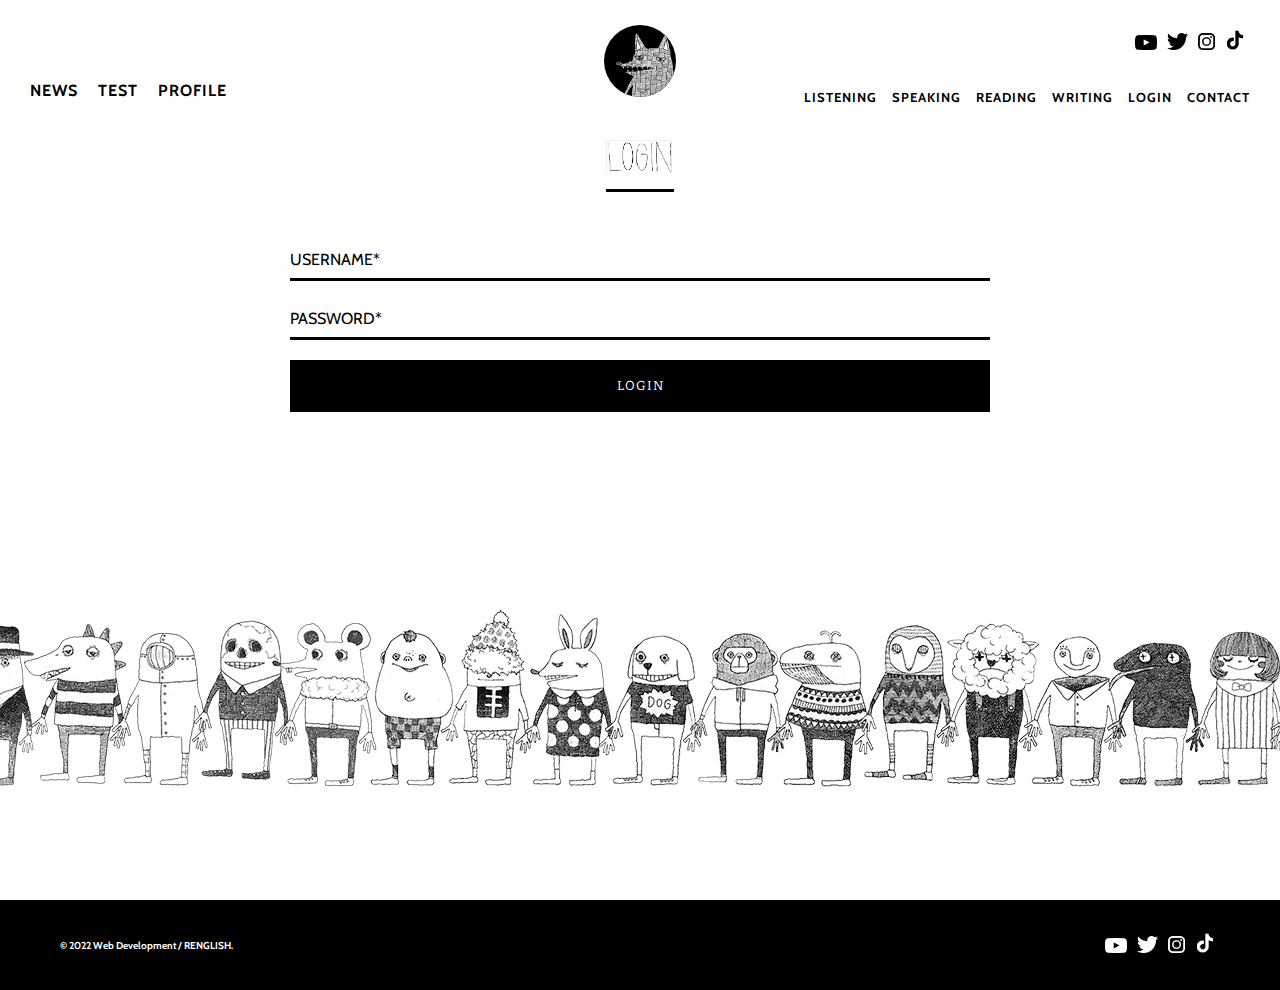
<file: Assignment_Web/login.html>
<!DOCTYPE html>
<html lang="en">

<head>
    <meta charset="utf-8">
    <meta name="viewport" content="width=device-width , minimum-scale=1, maximum-scale=1">
    <meta http-equiv="content-language" content="ja">
    <meta name="google" content="notranslate">
    <meta name="robots" content="noindex,follow" />
    <!-- css -->
    <link rel="stylesheet" href="styles.css">
    <!-- Google Fonts and Plugins -->
    <link href='//fonts.googleapis.com/css?family=Cabin:400,600,600italic|Bitter:400,400italic' rel='stylesheet'>
    <script src="https://ajax.googleapis.com/ajax/libs/jquery/3.6.0/jquery.min.js"></script>
    <!-- js -->
    <script src="common.js"></script>
    <title>LOGIN | RENGLISH</title>
</head>

<body>

    <div class="all">
        <!-- header start -->
        <header>
            <div class="header">
                <ul class="nav_left nav cf">
                    <li><a class="p" href="news.html">NEWS</a></li>
                    <li><a class="p" href="game.html">TEST</a></li>
                    <li><a class="p" href="profile.html">PROFILE</a></li>
                </ul>
                <div class="rand_wrap_fix">
                    <a href="index.html"
                        class="p rand_body rand_body_show rand_body_float"><span class="rand_img"><img
                                src="img/Monsters1.png"
                                alt="" width="83" class="image"></span>
                    </a>
                </div>
                <div class="rand_wrap_bk"></div>
                <div class="header_logo">
                    <h1 class="logo"><a class="p" href="news.html"></a></h1>
                </div>
                <ul class="nav_right nav cf">
                    <li><a class="p" href="contact.html">CONTACT</a></li>
                    <li><a class="p" href="login.html">LOGIN</a></li>
                    <li><a class="p" href="https://hemingwayapp.com/">WRITING</a></li>
                    <li><a class="p" href="https://learnenglish.britishcouncil.org/business-english/business-magazine">READING</a></li>
                    <li><a class="p" href="https://www.free4talk.com/">SPEAKING</a></li>
                    <li><a class="p" href="https://www.esl-lab.com/">LISTENING</a></li>
                </ul>
                <div class="sns_body">
                    <ul class="sns">
                        <li><a target="_blank" href="https://www.youtube.com/"><img
                                    src="img/youtube_black.png"
                                    alt="Youtube" width="22"></a></li>
                        <li><a target="_blank" href="https://twitter.com/"><img
                                    src="img/twitter_black.png"
                                    alt="Twitter" width="21"></a></li>
                        <li><a target="_blank" href="https://www.instagram.com/"><img
                                    src="img/instagram_black.png"
                                    alt="Instagram" width="17"></a></li>
                        <li><a target="_blank" href="https://www.tiktok.com/"><img
                                    src="img/tiktok_black.png"
                                    alt="Tiktok" width="20"></a></li>
                    </ul>
                </div>
            </div>
        </header> <!-- header end -->
        <div id="loadbody">
            <section>
                <div class="single single_news">
                    <header>
                        <div class="single_header">
                            <h1><img src="img/login.png"
                                    alt="NEWS" width="144"></h1>
                        </div>
                    </header>
                    <div class="single_body single_narrow">
                        <div class="single_contact_section">
                            <div class="single_body_contact">
                                <div>
                                    <form name="" action="" method="post">
                                        </label><label class="table contact_line">
                                            <div class="td contact_h">USERNAME<span>*</span></div>
                                            <div class="td contact_txt"><span><input type="text"
                                                        name="level" value="" size="40"
                                                       /></span></div>
                                        </label><label class="table contact_line">
                                            <div class="td contact_h">PASSWORD<span>*</span></div>
                                            <div class="td contact_txt"><span><input type="text"
                                                        name="topic" value="" size="40"
                                                        /></span></div>
                                        </label>
                                        <div><input type="submit" value="LOGIN" />
                                        </div>
                                    </form>
                                </div>
                            </div>
                        </div>
                    </div>
                </div>
            </section>
        </div>
        <br></br>
        <br></br>
        <br></br>
            <img src="img/Monster_scroll.png" alt="">
        <footer>
            <div class="footer" style="position: absolute;">
                <div class="table">
                    <div class="td">
                        <address>&copy; 2022 Web Development / RENGLISH.</address>
                    </div>
                    <div class="td">
                        <ul class="sns">
                            <li><a target="_blank" href="https://www.youtube.com/"><img
                                        src="img/white_youtube.png"
                                        alt="Youtube" width="22"></a></li>
                            <li><a target="_blank" href="https://twitter.com/"><img
                                        src="img/white_twitter.png"
                                        alt="Twitter" width="21"></a></li>
                            <li><a target="_blank" href="https://www.instagram.com/"><img
                                        src="img/white_instagram.png"
                                        alt="Instagram" width="17"></a></li>
                            <li><a target="_blank" href="https://www.tiktok.com/"><img
                                        src="img/white_tiktok.png"
                                        alt="Tiktok" width="20"></a></li>
                        </ul>
                    </div>
                </div>
            </div>
        </footer>
    </div>
    <div class="toggle sp">
        <div><span class="tg_1"></span><span class="tg_2"></span><span class="tg_3"></span></div>
    </div>
    <div class="sp spnav">
        <ul>
            <li><a class="p" href="index.html">HOME</a></li>
            <li><a class="p" href="news.html">NEWS</a></li>
            <li><a class="p" href="game.html">TEST</a></li>
            <li><a class="p" href="profile.html">PROFILE</a></li>
            <li><a class="p" href="https://hemingwayapp.com/">WRITING</a></li>
            <li><a class="p" href="https://learnenglish.britishcouncil.org/business-english/business-magazine">READING</a></li>
            <li><a class="p" href="https://www.free4talk.com/">SPEAKING</a></li>
            <li><a class="p" href="https://www.esl-lab.com/">LISTENING</a></li>
            <li><a class="p" href="login.html">LOGIN</a></li>
            <li><a class="p" href="contact.html">CONTACT</a></li>
            <li class="spnav_sns">
                <ul>
                    <li><a target="_blank" href="https://www.youtube.com/"><img
                                src="img/white_youtube.png"
                                alt="Youtube" width="22"></a></li>
                    <li><a target="_blank" href="https://twitter.com/"><img
                                src="img/white_twitter.png"
                                alt="Twitter" width="21"></a></li>
                    <li><a target="_blank" href="https://www.instagram.com/"><img
                                src="img/white_instagram.png"
                                alt="Instagram" width="17"></a></li>
                    <li><a target="_blank" href="https://www.tiktok.com/"><img
                                src="img/white_tiktok.png"
                                alt="Tiktok" width="20"></a></li>
                </ul>
            </li>
        </ul>
    </div>
</body>
</html>
</file>
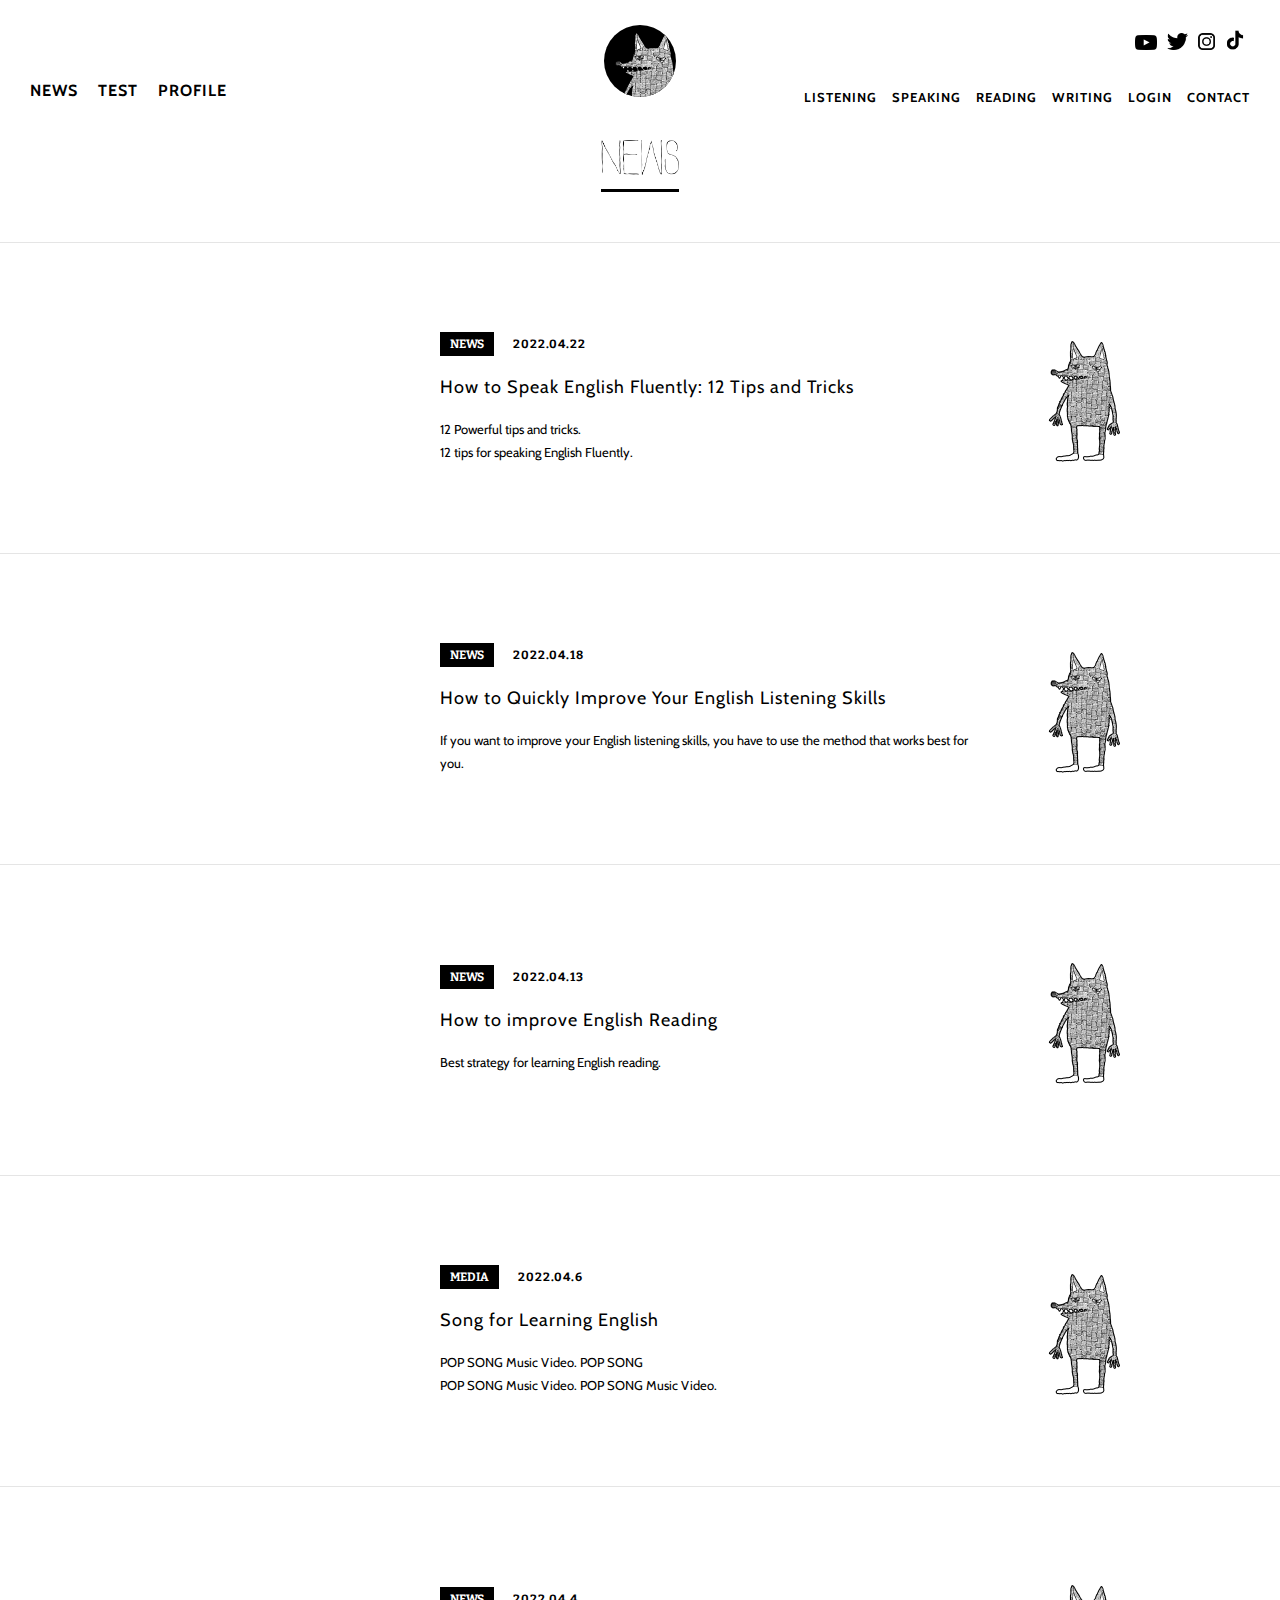
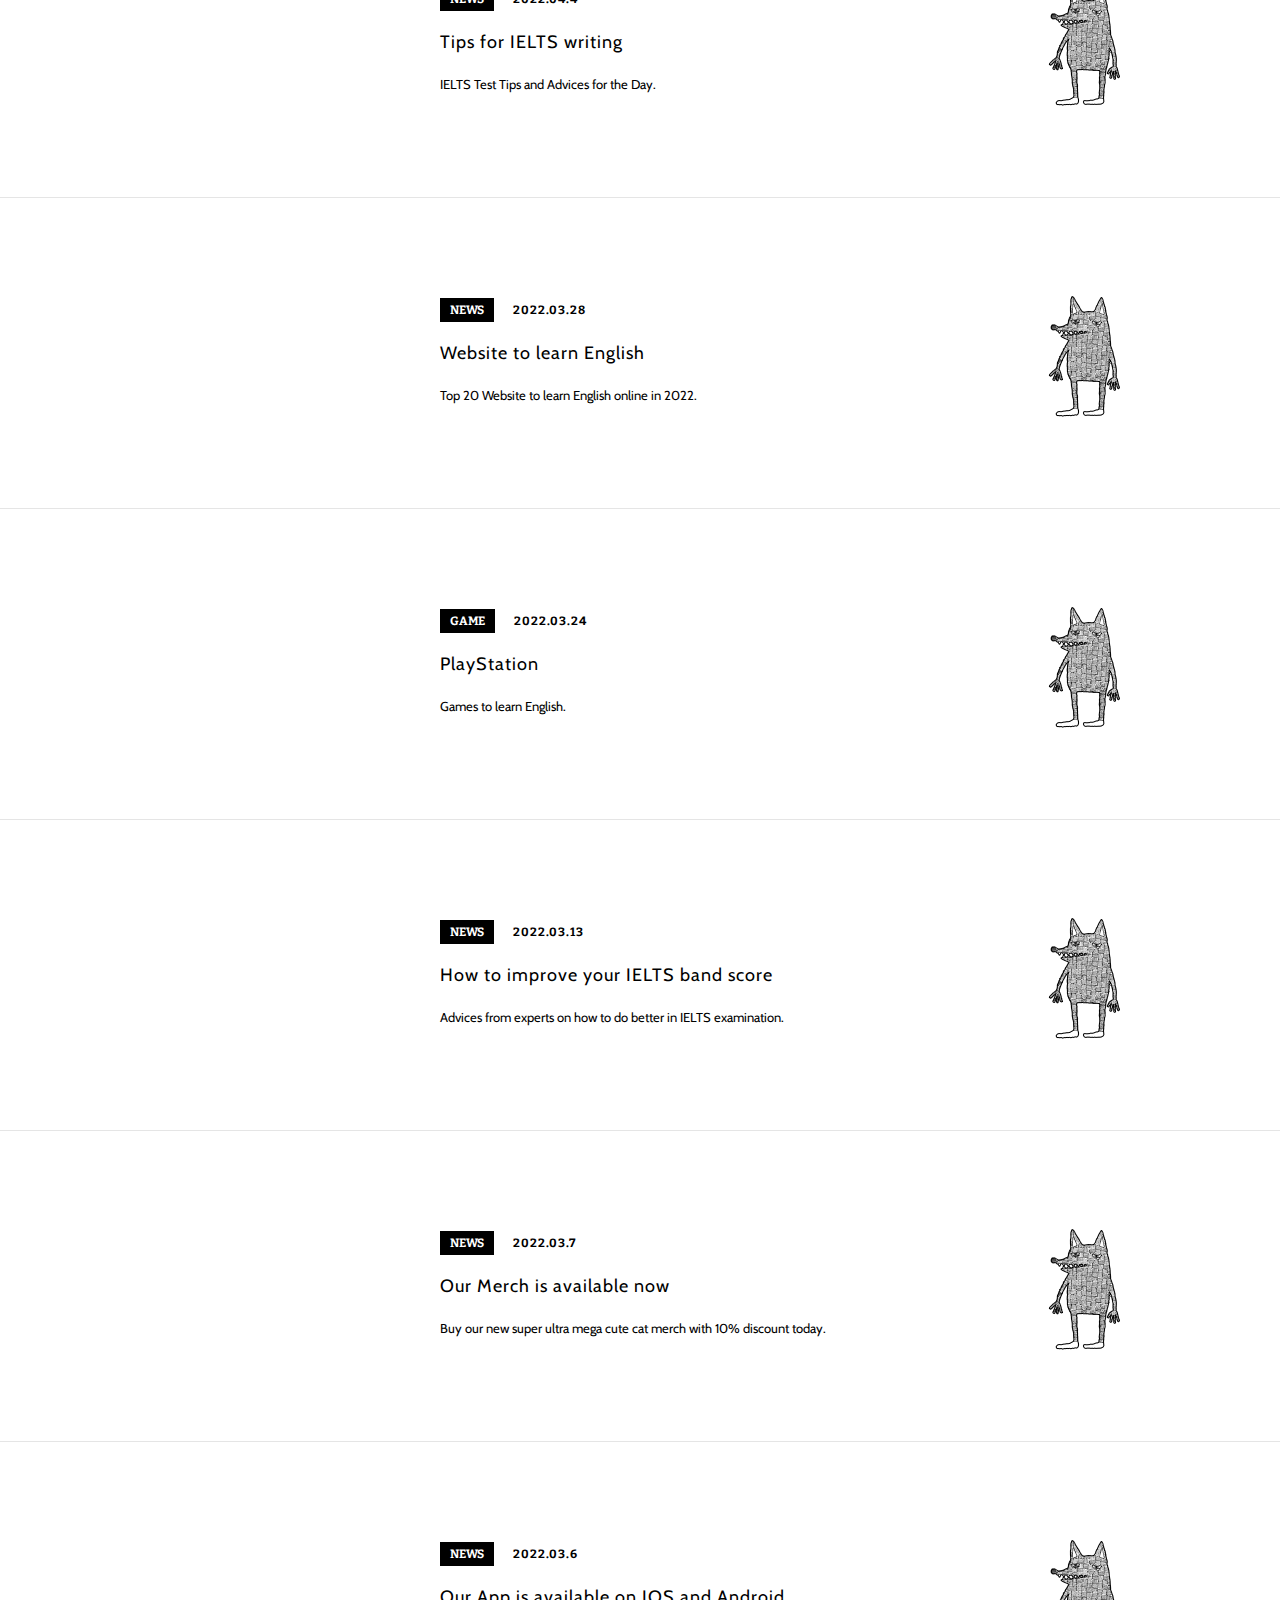
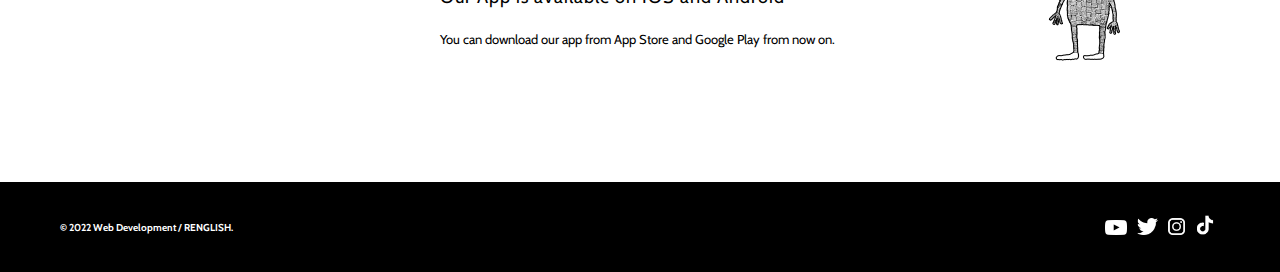
<file: Assignment_Web/news.html>
<!DOCTYPE html>
<html lang="en">

<head>
    <meta charset="utf-8">
    <meta name="viewport" content="width=device-width , minimum-scale=1, maximum-scale=1">
    <meta http-equiv="content-language" content="ja">
    <meta name="google" content="notranslate">
    <meta name="robots" content="noindex,follow" />
    <!-- css -->
    <link rel="stylesheet" href="styles.css">
    <!-- Google Fonts and Plugins -->
    <link href='//fonts.googleapis.com/css?family=Cabin:400,600,600italic|Bitter:400,400italic' rel='stylesheet'>
    <script src="https://ajax.googleapis.com/ajax/libs/jquery/3.6.0/jquery.min.js"></script>
    <!-- js -->
    <script src="common.js"></script>
    <title> NEWS | RENGLISH</title>
</head>

<body>

    <div class="all">
        <!-- header start -->
        <header>
            <div class="header">
                <ul class="nav_left nav cf">
                    <li><a class="p" href="news.html">NEWS</a></li>
                    <li><a class="p" href="game.php">TEST</a></li>
                    <li><a class="p" href="profile.html">PROFILE</a></li>
                </ul>
                <div class="rand_wrap_fix">
                    <a href="index.php"
                        class="p rand_body rand_body_show rand_body_float"><span class="rand_img"><img
                                src="img/Monsters1.png"
                                alt="" width="83" class="image"></span>
                    </a>
                </div>
                <div class="rand_wrap_bk"></div>
                <div class="header_logo">
                    <h1 class="logo"><a class="p" href="news.html"></a></h1>
                </div>
                <ul class="nav_right nav cf">
                    <li><a class="p" href="contact.html">CONTACT</a></li>
                    <li><a class="p" href="login.php">LOGIN</a></li>
                    <li><a class="p" href="https://hemingwayapp.com/">WRITING</a></li>
                    <li><a class="p" href="https://learnenglish.britishcouncil.org/business-english/business-magazine">READING</a></li>
                    <li><a class="p" href="https://www.free4talk.com/">SPEAKING</a></li>
                    <li><a class="p" href="https://www.esl-lab.com/">LISTENING</a></li>
                </ul>
                <div class="sns_body">
                    <ul class="sns">
                        <li><a target="_blank" href="https://www.youtube.com/"><img
                                    src="img/youtube_black.png"
                                    alt="Youtube" width="22"></a></li>
                        <li><a target="_blank" href="https://twitter.com/"><img
                                    src="img/twitter_black.png"
                                    alt="Twitter" width="21"></a></li>
                        <li><a target="_blank" href="https://www.instagram.com/"><img
                                    src="img/instagram_black.png"
                                    alt="Instagram" width="17"></a></li>
                        <li><a target="_blank" href="https://www.tiktok.com/"><img
                                    src="img/tiktok_black.png"
                                    alt="Tiktok" width="20"></a></li>
                    </ul>
                </div>
            </div>
        </header> <!-- header end -->
        <div id="loadbody">
            <section>
                <div class="single single_news">
                    <header>
                        <div class="single_header">
                            <h1><img src="img/news.png"
                                    alt="NEWS" width="144"></h1>
                        </div>
                    </header>
                    <div class="single_body">
                        <ul class="news_list">
                            <li class="news_list_body on">
                                <article><a href="https://preply.com/en/blog/how-to-speak-english-fluently/" class="p table rand_wrap">
                                        <div class="td news_list_header">
                                            <div class="cover"
                                                data-src="https://preply.com/wp-content/uploads/2019/04/speaking.png">
                                            </div>
                                        </div>
                                        <div class="td news_list_contents">
                                            <ul class="news_list_dates">
                                                <li class="news_list_cat">NEWS</li>
                                                <li class="news_list_date">2022.04.22</li>
                                            </ul>
                                            <h1>How to Speak English Fluently: 12 Tips and Tricks</h1>
                                                <p>
                                                    12 Powerful tips and tricks.
                                                    <br>12 tips for speaking English Fluently.</br>
                                                </p>
                                        </div>
                                        <div class="td news_list_links">
                                            <div class="rand_body rand_body_l"><span class="rand_img"><img
                                                        src="img/Monsters1.png"
                                                        alt="" width="83"
                                                        class="image"></span></div>
                                        </div>
                                    </a></article>
                            </li>
                            <li class="news_list_body on">
                                <article><a
                                        href="https://www.fluentu.com/blog/english/how-to-improve-english-listening-skills/"
                                        class="p table rand_wrap">
                                        <div class="td news_list_header">
                                            <div class="cover"
                                                data-src="http://images.clipartpanda.com/center-clipart-listening-center-clipart1.png">
                                            </div>
                                        </div>
                                        <div class="td news_list_contents">
                                            <ul class="news_list_dates">
                                                <li class="news_list_cat">NEWS</li>
                                                <li class="news_list_date">2022.04.18</li>
                                            </ul>
                                            <h1>How to Quickly Improve Your English Listening Skills</h1>
                                            <p>
                                                <p>
                                                    If you want to improve your English listening skills, you have to use the method that works best for you.
                                                </p>
                                            </p>
                                        </div>
                                        <div class="td news_list_links">
                                            <div class="rand_body rand_body_l"><span class="rand_img"><img
                                                        src="img/Monsters1.png"
                                                        alt="" width="83"
                                                        class="image"></span></div>
                                        </div>
                                    </a></article>
                            </li>
                            <li class="news_list_body on">
                                <article><a
                                        href="https://www.fluentu.com/blog/english/how-to-improve-english-reading/"
                                        class="p table rand_wrap">
                                        <div class="td news_list_header">
                                            <div class="cover"
                                                data-src="https://ejoy-english.com/blog/wp-content/uploads/2019/02/7.jpg">
                                            </div>
                                        </div>
                                        <div class="td news_list_contents">
                                            <ul class="news_list_dates">
                                                <li class="news_list_cat">NEWS</li>
                                                <li class="news_list_date">2022.04.13</li>
                                            </ul>
                                            <h1>How to improve English Reading</h1>
                                            <p>
                                            <p>Best strategy for learning English reading.</p>
                                            </p>
                                        </div>
                                        <div class="td news_list_links">
                                            <div class="rand_body rand_body_l"><span class="rand_img"><img
                                                        src="img/Monsters1.png"
                                                        alt="" width="83" class="image"></span>
                                            </div>
                                        </div>
                                    </a></article>
                            </li>
                            <li class="news_list_body on">
                                <article><a href="https://youtu.be/QYC8XOASE8c"
                                        class="p table rand_wrap">
                                        <div class="td news_list_header">
                                            <div class="cover"
                                                data-src="https://thumbs.dreamstime.com/b/girl-listening-english-song-design-illustration-student-character-music-learning-language-relaxing-day-feeling-happy-holiday-170994890.jpg">
                                            </div>
                                        </div>
                                        <div class="td news_list_contents">
                                            <ul class="news_list_dates">
                                                <li class="news_list_cat">MEDIA</li>
                                                <li class="news_list_date">2022.04.6</li>
                                            </ul>
                                            <h1>Song for Learning English</h1>
                                            <p>
                                                <p>
                                                    POP SONG Music Video. POP SONG
                                                    <br>POP SONG Music Video. POP SONG Music Video.</br>
                                                </p>
                                            </p>
                                        </div>
                                        <div class="td news_list_links">
                                            <div class="rand_body rand_body_l"><span class="rand_img"><img
                                                        src="img/Monsters1.png"
                                                        alt="" width="83" class="image"></span></div>
                                        </div>
                                    </a></article>
                            </li>
                            <li class="news_list_body on">
                                <article><a
                                        href="https://ieltsliz.com/ielts-exam-tips-on-the-day/"
                                        class="p table rand_wrap">
                                        <div class="td news_list_header">
                                            <div class="cover"
                                                data-src="https://us.123rf.com/450wm/yopinco/yopinco1901/yopinco190100062/115561066-a-girl-is-working-on-the-test-.jpg?ver=6">
                                            </div>
                                        </div>
                                        <div class="td news_list_contents">
                                            <ul class="news_list_dates">
                                                <li class="news_list_cat">NEWS</li>
                                                <li class="news_list_date">2022.04.4</li>
                                            </ul>
                                            <h1>Tips for IELTS writing</h1>
                                            <p>
                                            <p>IELTS Test Tips and Advices for the Day.</p>
                                            </p>
                                        </div>
                                        <div class="td news_list_links">
                                            <div class="rand_body rand_body_l"><span class="rand_img"><img
                                                        src="img/Monsters1.png"
                                                        alt="" width="83" class="image"></span></div>
                                        </div>
                                    </a></article>
                            </li>
                            <li class="news_list_body on">
                                <article><a
                                        href="https://englishtivi.com/top-20-website-to-learn-english/"
                                        class="p table rand_wrap">
                                        <div class="td news_list_header">
                                            <div class="cover"
                                                data-src="https://thumbs.dreamstime.com/b/learn-english-doodle-illustration-magenta-text-stationery-surrounded-doodle-icons-business-concept-web-banners-108886618.jpg">
                                            </div>
                                        </div>
                                        <div class="td news_list_contents">
                                            <ul class="news_list_dates">
                                                <li class="news_list_cat">NEWS</li>
                                                <li class="news_list_date">2022.03.28</li>
                                            </ul>
                                            <h1>Website to learn English</h1>
                                            <p>
                                            <p>Top 20 Website to learn English online in 2022.</p>
                                            </p>
                                        </div>
                                        <div class="td news_list_links">
                                            <div class="rand_body rand_body_l"><span class="rand_img"><img
                                                        src="img/Monsters1.png"
                                                        alt="" width="83" class="image"></span></div>
                                        </div>
                                    </a></article>
                            </li>
                            <li class="news_list_body on">
                                <article><a
                                        href="https://www.gamestolearnenglish.com/"
                                        class="p table rand_wrap">
                                        <div class="td news_list_header">
                                            <div class="cover"
                                                data-src="https://www.ubuy.vn/productimg/?image=aHR0cHM6Ly9tLm1lZGlhLWFtYXpvbi5jb20vaW1hZ2VzL0kvODFEMEp0TjhnbUwuX0FDX1VMMTUwMF8uanBn.jpg">
                                            </div>
                                        </div>
                                        <div class="td news_list_contents">
                                            <ul class="news_list_dates">
                                                <li class="news_list_cat">GAME</li>
                                                <li class="news_list_date">2022.03.24</li>
                                            </ul>
                                            <h1>PlayStation</h1>
                                            <p>
                                            <p>Games to learn English.</p>
                                            </p>
                                        </div>
                                        <div class="td news_list_links">
                                            <div class="rand_body rand_body_l"><span class="rand_img"><img
                                                        src="img/Monsters1.png"
                                                        alt="" width="83"
                                                        class="image"></span></div>
                                        </div>
                                    </a></article>
                            </li>
                            <li class="news_list_body on">
                                <article><a
                                        href="https://yesielts.net/chuyen-gia-bat-mi-5-loi-khuyen-giup-nang-cao-diem-ielts-cua-ban/"
                                        class="p table rand_wrap">
                                        <div class="td news_list_header">
                                            <div class="cover"
                                                data-src="https://yesielts.net/wp-content/uploads/2021/06/nang-cao-diem-ielts-1.jpg">
                                            </div>
                                        </div>
                                        <div class="td news_list_contents">
                                            <ul class="news_list_dates">
                                                <li class="news_list_cat">NEWS</li>
                                                <li class="news_list_date">2022.03.13</li>
                                            </ul>
                                            <h1>How to improve your IELTS band score</h1>
                                            <p>
                                            <p>Advices from experts on how to do better in IELTS examination.</p>
                                            </p>
                                        </div>
                                        <div class="td news_list_links">
                                            <div class="rand_body rand_body_l"><span class="rand_img"><img
                                                        src="img/Monsters1.png"
                                                        alt="" width="83" class="image"></span>
                                            </div>
                                        </div>
                                    </a></article>
                            </li>
                            <li class="news_list_body on">
                                <article><a
                                        href="news.html"
                                        class="p table rand_wrap">
                                        <div class="td news_list_header">
                                            <div class="cover"
                                                data-src="https://ih1.redbubble.net/image.2840918070.6624/st,small,507x507-pad,600x600,f8f8f8.jpg">
                                            </div>
                                        </div>
                                        <div class="td news_list_contents">
                                            <ul class="news_list_dates">
                                                <li class="news_list_cat">NEWS</li>
                                                <li class="news_list_date">2022.03.7</li>
                                            </ul>
                                            <h1>Our Merch is available now</h1>
                                            <p>
                                            <p>Buy our new super ultra mega cute cat merch with 10% discount today.</p>
                                            </p>
                                        </div>
                                        <div class="td news_list_links">
                                            <div class="rand_body rand_body_l"><span class="rand_img"><img
                                                        src="img/Monsters1.png"
                                                        alt="" width="83"
                                                        class="image"></span></div>
                                        </div>
                                    </a></article>
                            </li>
                            <li class="news_list_body on">
                                <article><a
                                        href="https://vi.duolingo.com/"
                                        class="p table rand_wrap">
                                        <div class="td news_list_header">
                                            <div class="cover"
                                                data-src="https://oxfordhousebcn.com/wp-content/uploads/android-870.jpg">
                                            </div>
                                        </div>
                                        <div class="td news_list_contents">
                                            <ul class="news_list_dates">
                                                <li class="news_list_cat">NEWS</li>
                                                <li class="news_list_date">2022.03.6</li>
                                            </ul>
                                            <h1>Our App is available on IOS and Android</h1>
                                            <p>
                                            <p>
                                                You can download our app from App Store and Google Play from now on.</p>
                                            </p>
                                        </div>
                                        <div class="td news_list_links">
                                            <div class="rand_body rand_body_l"><span class="rand_img"><img
                                                        src="img/Monsters1.png"
                                                        alt=""
                                                        width="83" class="image"></span></div>
                                        </div>
                                    </a></article>
                            </li>
                        </ul>
                    </div>
                </div>
            </section>
        </div>
        <footer>
            <div class="footer">
                <div class="table">
                    <div class="td">
                        <address>&copy; 2022 Web Development / RENGLISH.</address>
                    </div>
                    <div class="td">
                        <ul class="sns">
                            <li><a target="_blank" href="https://www.youtube.com/"><img
                                        src="img/white_youtube.png"
                                        alt="Youtube" width="22"></a></li>
                            <li><a target="_blank" href="https://twitter.com/"><img
                                        src="img/white_twitter.png"
                                        alt="Twitter" width="21"></a></li>
                            <li><a target="_blank" href="https://www.instagram.com/"><img
                                        src="img/white_instagram.png"
                                        alt="Instagram" width="17"></a></li>
                            <li><a target="_blank" href="https://www.tiktok.com/"><img
                                        src="img/white_tiktok.png"
                                        alt="Tiktok" width="20"></a></li>
                        </ul>
                    </div>
                </div>
            </div>
        </footer>
    </div>
    <div class="toggle sp">
        <div><span class="tg_1"></span><span class="tg_2"></span><span class="tg_3"></span></div>
    </div>
    <div class="sp spnav">
        <ul>
            <li><a class="p" href="index.php">HOME</a></li>
            <li><a class="p" href="news.html">NEWS</a></li>
            <li><a class="p" href="game.php">TEST</a></li>
            <li><a class="p" href="profile.html">PROFILE</a></li>
            <li><a class="p" href="https://hemingwayapp.com/">WRITING</a></li>
            <li><a class="p" href="https://learnenglish.britishcouncil.org/business-english/business-magazine">READING</a></li>
            <li><a class="p" href="https://www.free4talk.com/">SPEAKING</a></li>
            <li><a class="p" href="https://www.esl-lab.com/">LISTENING</a></li>
            <li><a class="p" href="login.php">LOGIN</a></li>
            <li><a class="p" href="contact.html">CONTACT</a></li>
            <li class="spnav_sns">
                <ul>
                    <li><a target="_blank" href="https://www.youtube.com/"><img
                                src="img/white_youtube.png"
                                alt="Youtube" width="22"></a></li>
                    <li><a target="_blank" href="https://twitter.com/"><img
                                src="img/white_twitter.png"
                                alt="Twitter" width="21"></a></li>
                    <li><a target="_blank" href="https://www.instagram.com/"><img
                                src="img/white_instagram.png"
                                alt="Instagram" width="17"></a></li>
                    <li><a target="_blank" href="https://www.tiktok.com/"><img
                                src="img/white_tiktok.png"
                                alt="Tiktok" width="20"></a></li>
                </ul>
            </li>
        </ul>
    </div>
</body>
</html>
</file>
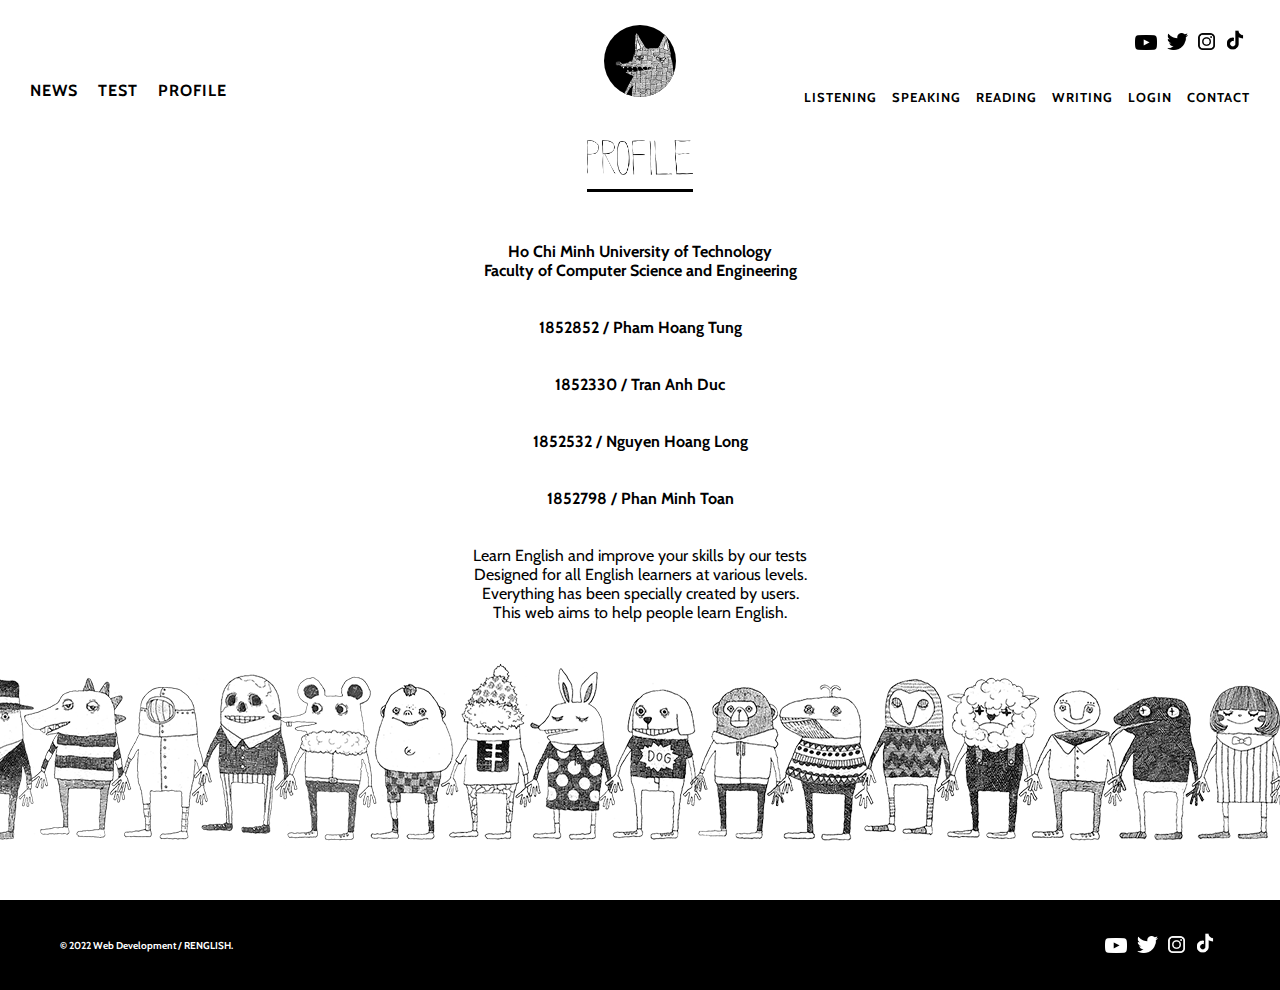
<file: Assignment_Web/profile.html>
<!DOCTYPE html>
<html lang="en">

<head>
    <meta charset="utf-8">
    <meta name="viewport" content="width=device-width , minimum-scale=1, maximum-scale=1">
    <meta http-equiv="content-language" content="ja">
    <meta name="google" content="notranslate">
    <meta name="robots" content="noindex,follow" />
    <!-- css -->
    <link rel="stylesheet" href="styles.css">
    <!-- Google Fonts and Plugins -->
    <link href='//fonts.googleapis.com/css?family=Cabin:400,600,600italic|Bitter:400,400italic' rel='stylesheet'>
    <script src="https://ajax.googleapis.com/ajax/libs/jquery/3.6.0/jquery.min.js"></script>
    <!-- js -->
    <script src="common.js"></script>
    <title> PROFILE | RENGLISH</title>
</head>

<body>

    <div class="all">
        <!-- header start -->
        <header>
            <div class="header">
                <ul class="nav_left nav cf">
                    <li><a class="p" href="news.html">NEWS</a></li>
                    <li><a class="p" href="game.php">TEST</a></li>
                    <li><a class="p" href="profile.html">PROFILE</a></li>
                </ul>
                <div class="rand_wrap_fix">
                    <a href="index.php"
                        class="p rand_body rand_body_show rand_body_float"><span class="rand_img"><img
                                src="img/Monsters1.png"
                                alt="" width="83" class="image"></span>
                    </a>
                </div>
                <div class="rand_wrap_bk"></div>
                <div class="header_logo">
                    <h1 class="logo"><a class="p" href="profile.html"></a></h1>
                </div>
                <ul class="nav_right nav cf">
                    <li><a class="p" href="contact.html">CONTACT</a></li>
                    <li><a class="p" href="login.php">LOGIN</a></li>
                    <li><a class="p" href="https://hemingwayapp.com/">WRITING</a></li>
                    <li><a class="p" href="https://learnenglish.britishcouncil.org/business-english/business-magazine">READING</a></li>
                    <li><a class="p" href="https://www.free4talk.com/">SPEAKING</a></li>
                    <li><a class="p" href="https://www.esl-lab.com/">LISTENING</a></li>
                </ul>
                <div class="sns_body">
                    <ul class="sns">
                        <li><a target="_blank" href="https://www.youtube.com/"><img
                                    src="img/youtube_black.png"
                                    alt="Youtube" width="22"></a></li>
                        <li><a target="_blank" href="https://twitter.com/"><img
                                    src="img/twitter_black.png"
                                    alt="Twitter" width="21"></a></li>
                        <li><a target="_blank" href="https://www.instagram.com/"><img
                                    src="img/instagram_black.png"
                                    alt="Instagram" width="17"></a></li>
                        <li><a target="_blank" href="https://www.tiktok.com/"><img
                                    src="img/tiktok_black.png"
                                    alt="Tiktok" width="20"></a></li>
                    </ul>
                </div>
            </div>
        </header> <!-- header end -->
        <div id="loadbody">
            <section>
                <div class="single single_news">
                    <header>
                        <div class="single_header">
                            <h1><img src="img/profile.png"
                                    alt="NEWS" width="144"></h1>
                        </div>
                    </header>
                    <div class="single_body">
                        <p style="text-align: center">
                            <strong>Ho Chi Minh University of Technology</strong><br/><strong>
                                    Faculty of Computer Science and Engineering
                            </strong>
                        </p>
                        <br></br>
                        <p style="text-align: center">
                            <strong>
                                    1852852 / Pham Hoang Tung
                            </strong>
                        </p>
                        <br></br>
                        <p style="text-align: center">
                            <strong>
                                    1852330 / Tran Anh Duc
                            </strong>
                        </p>
                        <br></br>
                        <p style="text-align: center">
                            <strong>
                                    1852532 / Nguyen Hoang Long
                            </strong>
                        </p>
                        <br></br>
                        <p style="text-align: center">
                            <strong>
                                    1852798 / Phan Minh Toan
                            </strong>
                        </p>
                        <br></br>
                        <p style="text-align: center">
                            Learn English and improve your skills by our tests
                        </p>
                        <p style="text-align: center">
                            Designed for all English learners at various levels.
                        </p>
                        <p style="text-align: center">
                            Everything has been specially created by users.
                        </p>
                        <p style="text-align: center">
                            This web aims to help people learn English.
                        </p>
                        <br></br>
                        <img src="img/Monster_scroll.png" alt="">
                    </div>
                </div>
            </section>
        </div>
        <footer>
            <div class="footer">
                <div class="table">
                    <div class="td">
                        <address>&copy; 2022 Web Development / RENGLISH.</address>
                    </div>
                    <div class="td">
                        <ul class="sns">
                            <li><a target="_blank" href="https://www.youtube.com/"><img
                                        src="img/white_youtube.png"
                                        alt="Youtube" width="22"></a></li>
                            <li><a target="_blank" href="https://twitter.com/"><img
                                        src="img/white_twitter.png"
                                        alt="Twitter" width="21"></a></li>
                            <li><a target="_blank" href="https://www.instagram.com/"><img
                                        src="img/white_instagram.png"
                                        alt="Instagram" width="17"></a></li>
                            <li><a target="_blank" href="https://www.tiktok.com/"><img
                                        src="img/white_tiktok.png"
                                        alt="Tiktok" width="20"></a></li>
                        </ul>
                    </div>
                </div>
            </div>
        </footer>
    </div>
    <div class="toggle sp">
        <div><span class="tg_1"></span><span class="tg_2"></span><span class="tg_3"></span></div>
    </div>
    <div class="sp spnav">
        <ul>
            <li><a class="p" href="index.php">HOME</a></li>
            <li><a class="p" href="news.html">NEWS</a></li>
            <li><a class="p" href="game.php">TEST</a></li>
            <li><a class="p" href="profile.html">PROFILE</a></li>
            <li><a class="p" href="https://hemingwayapp.com/">WRITING</a></li>
            <li><a class="p" href="https://learnenglish.britishcouncil.org/business-english/business-magazine">READING</a></li>
            <li><a class="p" href="https://www.free4talk.com/">SPEAKING</a></li>
            <li><a class="p" href="https://www.esl-lab.com/">LISTENING</a></li>
            <li><a class="p" href="login.php">LOGIN</a></li>
            <li><a class="p" href="contact.html">CONTACT</a></li>
            <li class="spnav_sns">
                <ul>
                    <li><a target="_blank" href="https://www.youtube.com/"><img
                                src="img/white_youtube.png"
                                alt="Youtube" width="22"></a></li>
                    <li><a target="_blank" href="https://twitter.com/"><img
                                src="img/white_twitter.png"
                                alt="Twitter" width="21"></a></li>
                    <li><a target="_blank" href="https://www.instagram.com/"><img
                                src="img/white_instagram.png"
                                alt="Instagram" width="17"></a></li>
                    <li><a target="_blank" href="https://www.tiktok.com/"><img
                                src="img/white_tiktok.png"
                                alt="Tiktok" width="20"></a></li>
                </ul>
            </li>
        </ul>
    </div>
</body>
</html>
</file>
<file: Lab1/style.css>
/* Universal Start */

body {
    margin-left: -15px;
    margin-right: -15px;
}

/* Universal End */

/* Section Start */
.sections {
    position: relative;
    z-index: 5;
}
section:not([id=home]) {
    position: relative;
    width: 100%;
    height: auto;
    padding: 150px 0 0 0;
}
section p {
    padding-bottom: 10px;
}

/* Section End */

/*Navigation Start*/
.navbar-bg-switch {
    position: fixed;
    width: 100%;

    top: 0px;
    left: 0px;

    transition: all 0.4s ease-out 0s;

    z-index: 999;
}
.navbar::selection {
    background: #000;
    color: #fff;
}
.navbar-logo {
    font-family: 'Sorts Mill Goudy', 'Raleway', 'Dosis', 'Oswald', sans-serif;
    font-size: larger;
}
.navbar-links {
    font-family: 'Raleway', 'Dosis', 'Oswald', sans-serif;
}
/*Navigation End*/

/*Home Start*/
.upper-page {
    position: relative;
    width: 100%;
    height: 100%;
    overflow: hidden;
    left: 0;
    top: 0;
    margin: 0;
}
@media screen and (max-width: 640px) {
    .upper-page {
        margin-top: 93px;
        height: 100%;
    }
}

.home-img {
    position: relative;
    max-width: 100%;
    height: auto;
    z-index: 2;
}

/*Home End*/

/*About Start*/
section h2.section-heading {
    position: relative;
    font-family: 'Oswald', sans-serif;
    font-size: 50px;
    font-weight: 700;
    text-transform: uppercase;
    letter-spacing: -0.04em;
    color: #000;
    z-index: 1;
    padding: 40px;
}
section h3.section-subheading {
    position: relative;
    font-family: 'Oswald', sans-serif;
    font-size: 15px;
    font-weight: 400;
    font-style: italic;
    text-transform: none;
    margin-bottom: 75px;
    z-index: 1;
}
section h3.section-subheading.section-subheading-about {
    margin-bottom: 77px;
}

.spacer-line-vertical {
    position: relative;
    display: inline-block;
}
.spacer-line-vertical::after{
    content: "";
    position: absolute;
    width: 1px;
    height: 100px;
    top: 100%;
    left: 50%;
    margin: 69px auto 0 auto;
    border-right: 1px solid #5f5f5f;    
}
/*About End*/

/*Product Start*/
.section-margin {
    margin-top: 140px;
}

.move-up {
    margin-top: -20px;
}

.products-img {
    width: 100%;
    max-width: 500px;
}

.image-works {
    position: relative;
    z-index: 5 !important;
    padding: 5px;
    margin-top: 40px;
    border: 1px solid #ccc;
}
.image-works:hover .icon-works {
    opacity: 1;
}
.image-works:hover .hover-effect {
    opacity: 0.75;
}
.image-works > .hover-effect {
    position: absolute;
    left: 0;
    top: 0;
    background: #fff;
    width: 100%;
    height: 100%;
    transition: opacity 0.35s ease-out;
}

.icon-works {
    position: absolute;
    width: 100%;
    top: 50%;
    text-align: center;
    z-index: 1;
}
.icon-works a {
    position: relative;
    display: inline-block;
    vertical-align: middle;
    text-decoration: none;
    width: 180px;
    height: 44px;
    line-height: 44px;
    margin: 0 auto 0 -10px;
    background: #000;
    border: 1px solid #000;
    color: #fff;
}
.icon-works a:before {
    position: relative;
    z-index: 1;
}
.icon-works a:hover {
    background: #000;
    border: 1px solid #000;
    color: #fff;
}
.icon-works a:hover:after {
    background: #000;
}

.zoom-item {
    font-family: 'Dosis', sans-serif;
    font-size: 14px;
    font-style: normal;
    font-weight: 400;
    text-transform: uppercase;
    letter-spacing: 0.25em;
}

.preview-img-info {
    padding: 19px 0 14px 0;
    text-align: center;
}
/*Product End*/

/*Footer Start*/
footer {
    font-family: 'Sorts Mill Goudy', 'Raleway', 'Dosis', 'Oswald', sans-serif;
    font-size: larger;
    background: #000;
    color: white;
    text-align: center;
    padding: 3em 0;
}
@media (min-width: 675px) {
    .container-nav{
        flex-direction: row;
    }
    main {
        width: 70%;
    }
    aside {
        width: 25%;
        min-width: 250px;
    }
}
/*Footer End*/
</file>
<file: Assignment_Web/styles.css>
html {
	color: #000;
	background: #FFF
}

body, div, ul, li, h1, h2, h3, h4, h5, h6, p, td, textarea {
	margin: 0;
	padding: 0;
}

table {
	border-collapse: collapse;
	border-spacing: 0;
}

img {
	border: 0;
}

address {
	font: inherit;
}

li {
	list-style: none;
}

h1, h2, h3, h4, h5, h6 {
	font-size: 100%;
	font-weight: normal;
}

.cf:before, .cf:after {
	content: ""; 
	display: table; 
} 
.cf:after {
	clear: both; 
}
.cf {
	zoom: 1; 
}

body, html {
	width: 100%; 
	height: 100%; 
	font-family: 'Cabin', sans-serif;
}

a {
	text-decoration: none;
}

.all {
	overflow: hidden; 
	width: 100%;
}

.table {
	display: table;
}

.td {
	display: table-cell;
}

.sp {
	display: none;
}

.toggle { 
	position: fixed; 
	z-index: 10002; 
	right: 0; 
	top: 0; 
	cursor: pointer; 
	transition: all 0.3s;
}
.toggle div { 
	padding: 17px 16px; 
	width: 16px; 
	background: #000;
}
.toggle span { 
	display: block; 
	height: 2px; 
	width: 16px; 
	background: #fff; 
	transition: all 0.3s;
}
.toggle span.tg_2 { 
	margin: 4px 0; 
}

.navopen .toggle span.tg_1{
	transform: translate(0,6px);
}
.navopen .toggle span.tg_3{
	transform: translate(0,-6px);
}

.mobile_index {
	display: none;
}

/* SNS */
.sns_body{
	position: absolute; 
	right: 30px; 
	top: 30px;
}
.sns {
	display: table;
}
.sns li {
	display: table-cell;
}
.sns li a{
	display: block; 
	padding: 0 5px;
}

/* HEADER */
.header { 
	position: relative; 
	height: 140px; 
	width: 100%; 
}

.rand_wrap_bk, .header .rand_wrap_fix {
	height: 72px; 
	overflow: hidden; 
	border-radius: 36px; 
	width: 72px; 
	margin: 35px auto 25px auto;
	z-index: 2; 
	position: absolute; 
	left:50%; 
	margin: 0 0 0 -36px; 
	top: 25px;
}

.header .rand_wrap_fix {
	z-index: 10;
}
.header .rand_wrap_fix .rand_body {
	background: none;
}

.rand_wrap_bk {
	background: #000;
}

.nav_right li { 
	float: right; 
}
.nav_left li { 
	float: left; 
}
.logo {
	padding: 120px 0 0 0;
}
.nav_left li:first-child { 
	margin: 0; 
}
.nav_right li a, .nav_left li a { 
	color: #000; 
	font-weight: bold; 
	letter-spacing: 1px; 
}
.nav_right li a { 
	font-size: 13px; 
}
.nav_left li a { 
	font-size: 16px; 
}
.nav_right { 
	position: absolute; 
	bottom: 30px; 
	right: 30px; 
}
.nav_left { 
	position: absolute; 
	bottom: 40px; 
	left: 30px; 
}

.header_logo { 
	position: absolute; 
	width: 300px; 
	left: 50%; 
	margin: 0 0 0 -150px; 
}

#loadbody { 
	transition: all .5s; 
}

/* FOOTER */
.footer { 
	background: #000; 
}
.footer * { 
	color: #fff; 
}
.footer .table { 
	width: 100%; 
	height: 90px; 
	padding: 0 60px; 
	box-sizing: border-box; 
}
.footer .table .td { 
	vertical-align: middle; 
}
.footer .table address { 
	font-size: 10px; 
	font-weight: bold; 
}
.footer .sns { 
	float: right; 
}

/* SINGLE */
.single_header { 
	max-width: 1000px; 
	width: 100%; 
	margin: 25px auto 80px auto; 
	text-align: center; 
	position: relative; 
}
.single_header h1 { 
	text-align: center; 
	display: inline-block; 
	border-bottom: 3px solid #000; 
	padding: 20px 0; 
}

/* HOMEPAGE */
.slider_ol {
	position: relative;
	height: 470px;
	width: 100%;
	overflow: hidden;
	margin-bottom: 60px;
}

.slider_wrap {
	width: 3270px;
	position: absolute;
	left: 50%;
	margin: 0 0 0 -1635px;
}
.slider_wrap .slider_links { 
	display: block; 
	width: 1050px; 
	height: 470px; 
	border: 1px solid #e5e5e5; 
	box-sizing: border-box;
}
.slider_wrap .slider { 
	width: 1050px; 
	height: 470px; 
	position: relative; 
}
.slider_wrap .slider_links img { 
	width: 100%; 
}
.slider_wrap .bx-wrapper { 
	position: relative; 
}
.slider_wrap .bx-controls { 
	width: 100%; 
	left: 0; 
	top: 0; 
	height: 470px; 
}
.slider_wrap .bx-controls-direction a { 
	display: block; 
	width: 1050px; 
	height: 470px; 
	text-indent: -9999px; 
	position: absolute; 
	top: 0; 
}
.slider_wrap .bx-controls-direction a.bx-prev { 
	left: 0; 
	z-index: 3; 
	cursor: w-resize;
}
.slider_wrap .bx-controls-direction a.bx-next { 
	right: 0; 
	z-index: 3; 
	cursor: e-resize;
}

.slider_info { 
	position: absolute; 
	bottom: 20px; 
	left: -20px; 
	z-index: 10;
}
.slider_info .slider_cat { 
	background: #000; 
	color: #fff; 
	display: inline-block; 
	font-size: 15px; 
	font-style: italic; 
	font-weight: bold; 
	line-height: 33px; 
	padding: 0 20px; 
	letter-spacing: 1px; 
	margin-bottom: 13px; 
	transform-origin: center top; 
}
.slider_info h1, .slider_info h2 { 
	display: inline-block; 
	background: #000; 
	color: #fff; 
	padding: 4px 20px; 
	font-size: 12px; 
	font-weight: bold; 
	margin-top: 2px; 
	text-transform: uppercase; 
	letter-spacing: 1px; 
	transform-origin: center top; 
}
.slider_info span { 
	display: block; 
	width: 100%; 
	background: none; 
}
.slider_info .slider_cat { 
	transform: rotateX(90deg); 
	opacity: 0; 
	transition: all 0.3s; 
}
.slider_info h1 { 
	transform: rotateX(90deg); 
	opacity: 0; 
	transition: all 0.3s; 
}
.slider_info h2 { 
	transform: rotateX(90deg); 
	opacity: 0; 
	transition: all 0.3s; 
}

.active .slider_info .slider_cat { 
	transform: rotateX(0deg); 
	opacity: 1; 
	transition: all 0.5s 0.5s; 
}
.active .slider_info h1 { 
	transform: rotateX(0deg); 
	opacity: 1; 
	transition: all 0.5s 0.6s; 
}
.active .slider_info h2 { 
	transform: rotateX(0deg); 
	opacity: 1; 
	transition: all 0.5s 0.7s; 
}
.active .slider_info a {
	color: #fff;
}

/* NEWS */
.news_list { 
	padding: 0 0 30px 0; 
}
.news_list_body {
	width: 100%; 
	padding: 30px 0; 
	border-top: 1px solid #e5e5e5; 
	background: #fff; 
	opacity: 0; 
	transform: scale(0.9); 
	transition: all 0s; 
}
.news_list_body.on { 
	opacity: 1; 
	transform: scale(1); 
	transition: all 0.5s 0.3s; 
}
.news_list_body .table { 
	max-width: 1000px; 
	width: 100%; 
	margin: 0 auto; 
}
.news_list_body img { 
	vertical-align: bottom; 
}
.news_list_body .td { 
	vertical-align: middle; 
}
.news_list_header { 
	width: 250px; 
}
.news_list_header .cover {
	width: 250px; 
	height: 250px; 
	background-size: contain !important; 
	background-repeat: no-repeat;
}
.news_list_contents { 
	padding: 0 50px; 
	width: 550px;
}
.news_list_dates li { 
	display: inline-block; 
	margin-right: 15px; 
}
.news_list_cat { 
	font-family: 'Bitter', serif; 
	font-size: 12px; 
	background: #000; 
	color: #fff; 
	font-weight: bold; 
	display: inline-block; 
	line-height: 20px; 
	padding: 0 8px; 
	border: 2px solid #000;
}
.news_list_cat a {
	color:#fff; 
	display: block;
}
.news_list_date { 
	font-family: 'Bitter', serif; 
	font-size: 12px; 
	color: #000; 
	font-weight: bold; 
	letter-spacing: 1px; 
}
.news_list_contents h1 { 
	color: #000; 
	font-size: 18px; 
	margin: 20px 0; 
	letter-spacing: 1px; 
}
.news_list_contents p {
	font-size: 13px;
	color: #000;
	line-height: 1.8;
}

/* CONTACT */
.single_narrow { 
	width: 100%; 
	max-width: 700px; 
	margin: 0 auto 60px auto; 
}

.single_contact_section {
	margin-bottom: 80px;
}
.single_contact_title {
	text-align: center; 
	font-weight: bold; 
	margin-bottom: 1em; 
	font-size: 14px; 
}
.single_body_contact {
	width: 100%;
}
.single_body_contact textarea { 
	padding: 10px;
	width: 97%; 
	background: none; 
	border: none;
	font-family: 'Cabin', sans-serif;
}

.contact_h {
	width: 185px;
}
.contact_txt input {
	padding: 10px;
	width: 95%; 
	background: none; 
	border: none;
	font-family: 'Cabin', sans-serif;
}
.contact_line {
	width: 100%;
	border-bottom: 3px solid #000;
	margin-bottom: 20px;
}
.contact_txtarea {
	margin-top: 27px;
}
.contact_txtarea p { 
	font-weight: bold; 
	font-size: 12px; 
	padding: 0 0 10px 0; 
}

.single_body_contact input[type="submit"] { 
	background: #000; 
	color: #fff; 
	width: 100%; 
	cursor: pointer; 
	text-align: center; 
	border: none; 
	font-family: 'Bitter', sans-serif; 
	line-height: 50px; 
	letter-spacing: 1px; 
	font-size: 13px; 
	transition: all 0.5s; 
}

/* GAME */
.panel_wrap {
	width: 100%;
	margin: 0 auto 50px auto;
	display: flex;
	flex-flow: row wrap;
	gap: 7%;
}

.panel_body {
	width: 300px;
	text-align: center;
	margin-bottom: 50px;
}
.panel_body h1 {
	font-family: 'Bitter', sans-serif; 
	font-size: 15px;
}
.panel_body p {
	font-size: 11px; 
	padding: 5px 0;
}

.panel_thumb {
	display: block; 
	margin-bottom: 20px;
	border: 3px solid #000; 
	box-sizing: border-box;
}
.panel_thumb img {
	vertical-align: bottom; 
	width: 100%; 
	height: auto;
}

.pointer_next a { 
	display: table;
}
.pointer_next div { 
	display: table-cell; 
	vertical-align: middle; 
}
.pointer_next .bar span { 
	height: 3px; 
	width: 50px; 
	background: #000; 
	display: block; 
}
.pointer_next {
	display: inline-block;
}


/* UPDATE 20220429 */
.all { 
	min-height: 100%; 
	position: relative; 
	padding-bottom: 90px;
}

.single_header { 
	margin: 0 auto 50px auto; 
}
.single_header h1 { 
	padding-top: 0; 
	padding-bottom: 10px; 
}
.single_header img { 
	width: auto; 
	height: 35px; 
}
.footer { 
	position: absolute; 
	bottom: 0; 
	width: 100%; 
}

.nav_right li a { 
	display: block; 
	padding: 5px 0 5px 15px; 
}
.nav_left li a { 
	display: block; 
	padding: 0 20px 0 0; 
}

/* UPDATE 20220429 */
.user-container {
	width: 100%;
    padding-right: 30px;
    padding-left: 30px;
    margin-right: auto;
    margin-left: auto;
}

.tt-title-subpages {
	text-align: center;
	font-family: 'Bitter', sans-serif;
	font-size: 24px;
	margin-left: -50px;
}

.tt-layout .tt-title-border {
	font-size: 24px;
	line-height: 34px;
	font-weight: 500;
	padding: 0 0 21px 0;
	border-bottom: 1px solid #e9e7e7;
	margin-top: 33px;
}

.tt-wrapper {
	margin-top: 55px;
}

.tt-layout .tt-title {
	font-size: 20px;
	padding-bottom: 26px;
}

.tt-table {
	border-bottom: 1px solid#e9e7e7;
    width: 100%;
}

.tt-table tbody tr {
    border-top: 1px solid#e9e7e7;
}

.tt-table tbody td:first-child {
    width: 20%;
    min-width: 134px;
    color: #191919;
    font-weight: 500;
    font-family: 'Hind', sans-serif;
    padding-top: 9px;
    padding-bottom: 8px;
}

.tt-table tbody td {
    padding-top: 10px;
    padding-bottom: 7px;
    padding-right: 10px;
}

/*RESPONSIVE*/

@media screen and (max-width:1024px) {
	.nav_right {
		bottom: 13px;
	}

	.slider {
		width: 100%;
	}
	.slider_info {
		left: 0;
	}
}

@media screen and (max-width:770px) {
	.spnav {
		display: block;
	}

	.nav_left {
		position: absolute;
		bottom: 162px;
		left: 30px;
	}

	.toggle div {
		padding: 27px 26px;
	}

	.sns_body, .nav_right{
		display: none;
	}

	.toggle {
		display: block;
	}

	.spnav { 
		background: #000; 
		position: fixed; 
		right: -50%; 
		top: 0; 
		z-index: 10001; 
		height: 100%; 
		width: 50%; 
		overflow: auto; 
		transition: all 0.3s;
	}
	.spnav_sns { 
		padding: 15px; 
	}
	.spnav_sns li { 
		display: inline-block; 
		padding: 0 5px 0 0; 
	}
	.spnav > ul > li > a { 
		display: block; 
		padding: 16px 16px 17px 16px; 
		color: #fff; 
		font-size: 12px; 
		font-weight: bold; 
		border-bottom: 1px solid #050505; 
		letter-spacing: 2px; 
	}

	.navopen .spnav {
		transform: translate(-100%,0);
	}

	.all {
		width: 100%; 
		overflow: hidden;
		transition:all 0.3s;
	}

	.navopen .all {
		transform: translate(-50%,0);
	}

	.single_header {
		margin: 5px auto 60px auto;
	}

	.news_list_links {
		display: none;
	}
	.news_list_body { 
		opacity: 1; 
		transform-origin: center top; 
		transform: rotateX(0deg); 
	}
	.news_list_contents {
		padding: 0px 30px; 
		width: inherit;
	}

	.all { 
		padding-bottom: 0px;
	}

	.footer { 
		position: relative; 
	}

	.single_contact_section {
		margin: 20px 0;
	}


	.slider_ol .bx_controls {
		display: none;
	}

	.slider_wrap { 
		width: 100%; 
		position: absolute; 
		left: 0; 
		margin: 0; 
	}
	.slider_wrap .slider_links { 
		width: 100%; 
	}
	.user-container {
		width: 100%;
		padding-right: 10px;
		padding-left: 10px;
		margin-right: auto;
		margin-left: auto;
	}
}

@media screen and (max-width:640px) {
	.cover {
		width: 100px; 
		height: 100px;
	}

	.spnav { 
		background: #000; 
		position: fixed; 
		right: -80%; 
		top: 0; 
		z-index: 10001; 
		height: 100%; 
		width: 80%;
		overflow: auto; 
		transition: all 0.3s;
	}
	.spnav_sns { 
		padding: 15px; 
	}
	.spnav_sns li { 
		display: inline-block; 
		padding: 0 5px 0 0; 
	}
	.spnav > ul > li > a { 
		display: block; 
		padding: 16px 16px 17px 16px; 
		color: #fff; 
		font-size: 12px; 
		font-weight: bold; 
		border-bottom: 1px solid #050505; 
		letter-spacing: 2px; 
	}

	.navopen .spnav {
		transform: translate(-100%, 0);
	}
	.navopen .all{
		transform: translate(-80%, 0);
	}

	.sns_body { 
		top: 20px; 
	}

	.toggle div {
		padding: 17px 16px;
	}

	.sp { 
		display: block; 
	}

	.rand_body, .header, .header .rand_wrap, .nav_left, .slider_info h1, .slider_info h2 { 
		display: none !important;
	}

	.sns_body { 
		display: none; 
	}

	.footer .table .td { 
		display: block; 
	}
	.footer .table { 
		width: 100%; 
		height: auto; 
		padding: 20px 0; 
	}
	address { 
		text-align: center; 
	}
	.footer .sns { 
		display: none; 
	}

	.news_list_body { 
		opacity: 1; 
		transform: rotateX(0deg); 
		transition: all 0.5s 0.3s; 
	}

	.single_header h1 img { 
		height: 40px; 
		width: auto; 
	}
	.single_header { 
		margin: 5px auto 10px auto; 
	}

	.news_list_links { 
		display: none;
	}
	.news_list_contents { 
		padding: 0 0 0 15px; 
	}
	.news_list_contents p { 
		display: none; 
	}
	.news_list_dates li { 
		display: inline-block; 
		margin-right: 10px; 
	}
	.news_list_contents h1 { 
		color: #000; 
		line-height: 1.2; 
		font-size: 14px; 
		margin: 10px 0 0 0; 
		letter-spacing: 1px; 
	}
	.news_list_header { 
		width: 100px; 
	}
	.news_list_header .cover {
		width: 100px; 
		height: 100px;
	}
	.news_list_date, .news_list_cat, .news_list_cat_child { 
		font-size: 10px; 
	}
	.news_list_body { 
		padding: 15px 0; 
	}

	.single_body_contact { 
		width: 100%; 
		padding: 0 10px; 
		box-sizing: border-box; 
	}
	.single_body_contact textarea { 
		height: 150px; 
	}

	.slider_ol {
		display: none;
	}

	.mobile_index {
		display: block;
		text-align: center;
	}
	.img_index {
		width: 100%;
		height: 100%;
	}

	.panel_wrap {
		width: 100%;
		margin: 0px auto 0px auto;
		display: flex;
		justify-content: center;
	}
	.panel_body {
		margin-bottom: 25px;
	}
	.user-container {
		width: 100%;
		padding-right: 10px;
		padding-left: 10px;
		margin-right: auto;
		margin-left: auto;
	}
	.tt-title-subpages {
		text-align: center;
		font-family: 'Bitter', sans-serif;
		font-size: 24px;
		margin-left: -30px;
		margin-top: 33px;
	}
}
</file>
